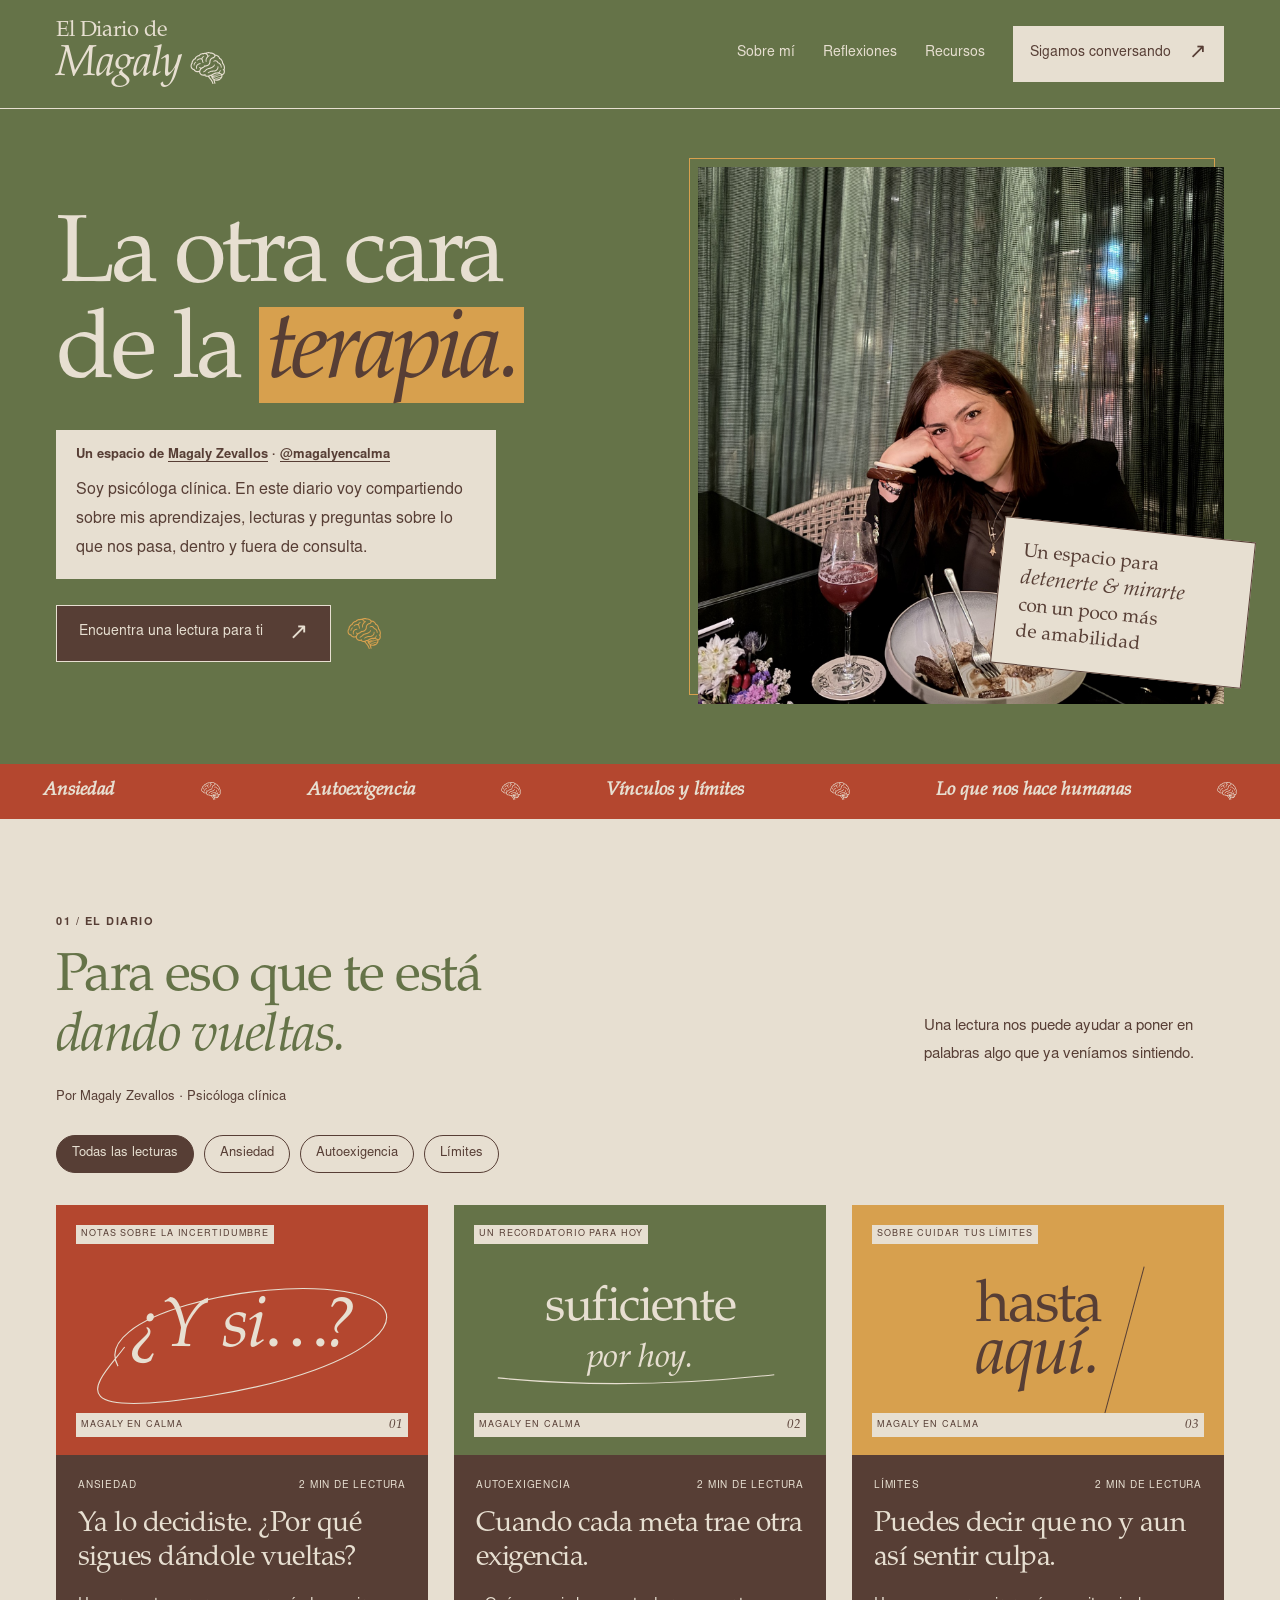
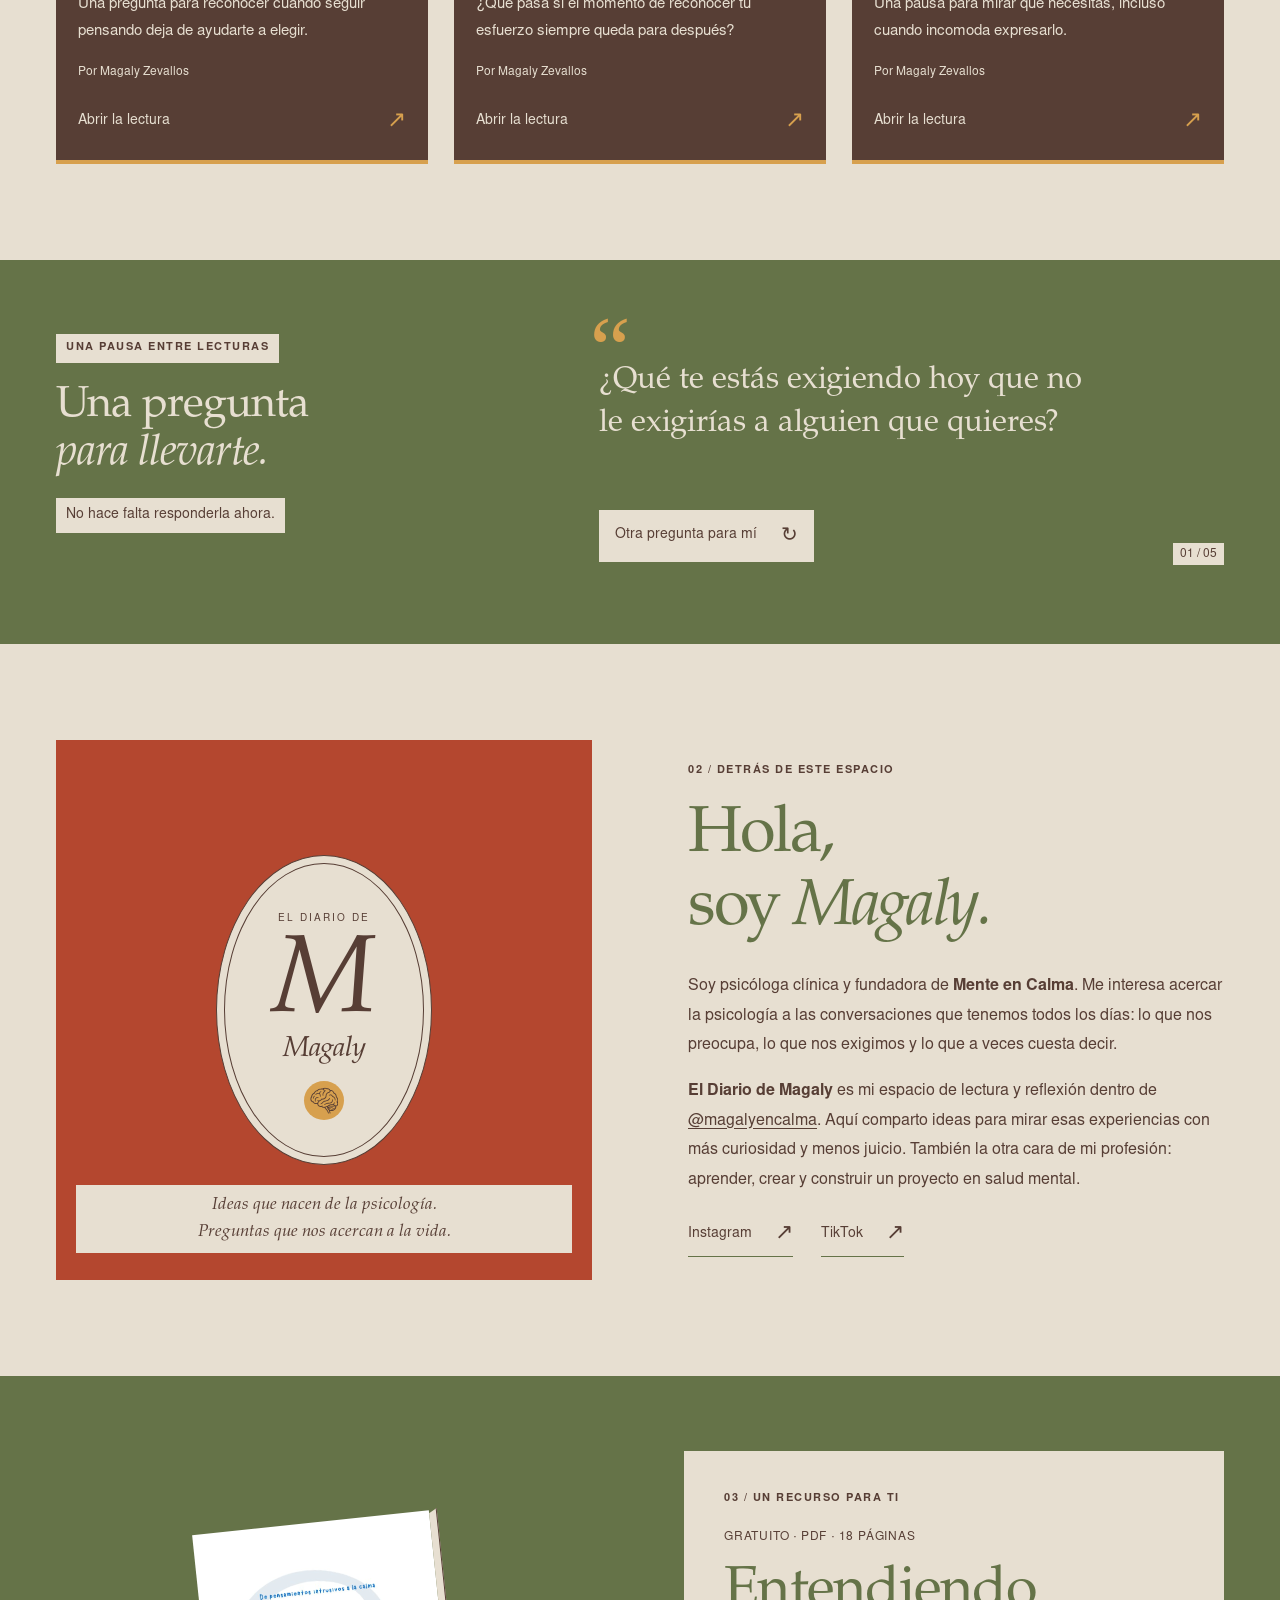
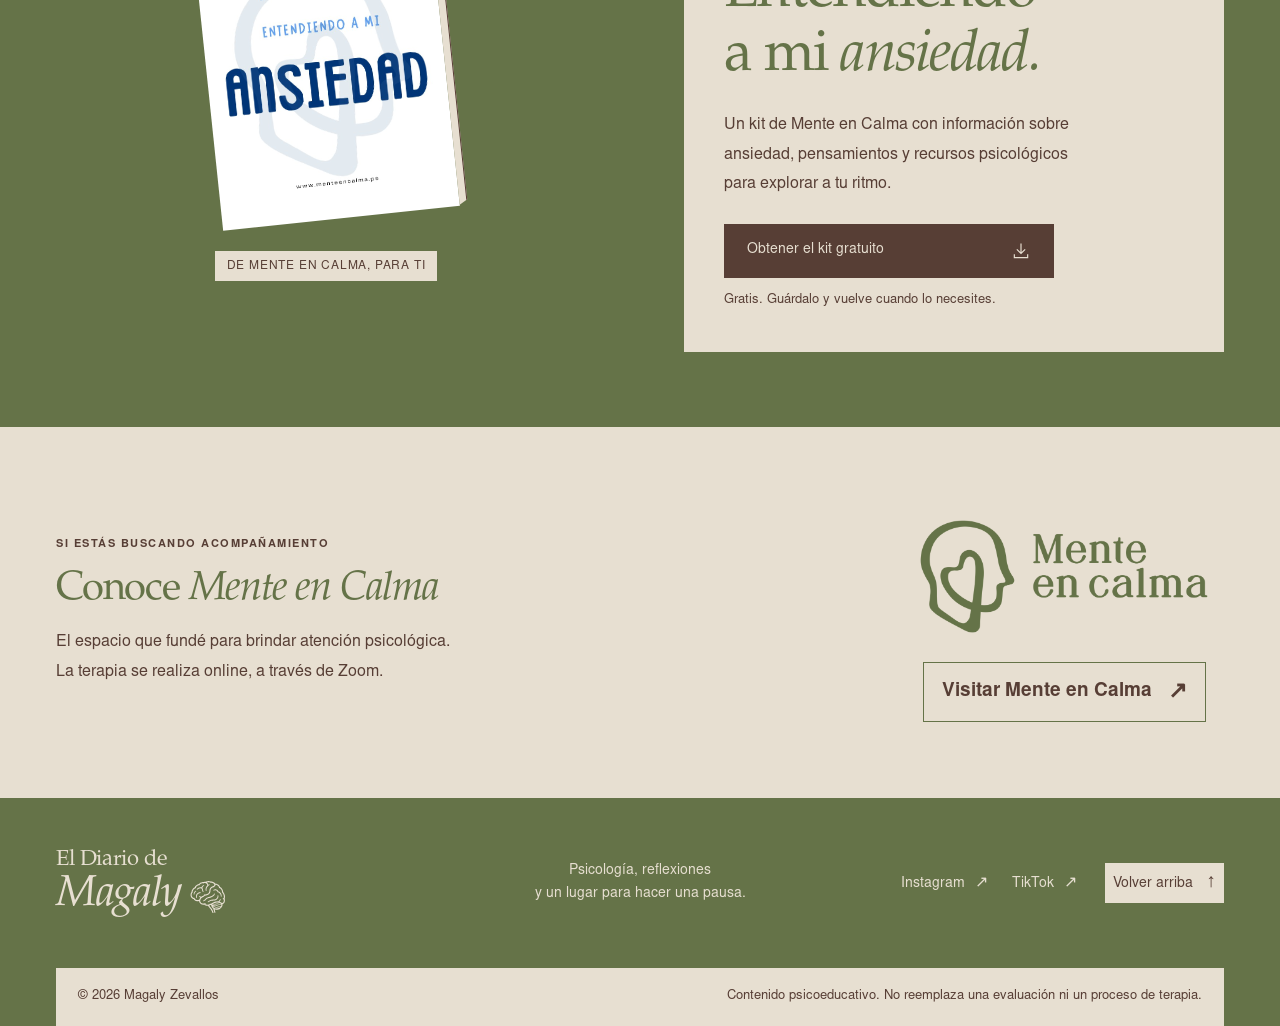
<file: index.html>
<!doctype html>
<html lang="es">
<head>
<meta charset="utf-8">
  <meta name="viewport" content="width=device-width, initial-scale=1">
  <meta name="theme-color" content="#657348">
  <meta name="author" content="Magaly Zevallos">
  <meta name="description" content="El espacio de lectura y reflexión de Magaly Zevallos, psicóloga clínica y fundadora de Mente en Calma. Ideas sobre ansiedad, autoexigencia y límites.">
  <meta property="og:title" content="El Diario de Magaly · Magaly en calma">
  <meta property="og:description" content="El espacio de lectura y reflexión de Magaly Zevallos, psicóloga clínica y fundadora de Mente en Calma. Ideas sobre ansiedad, autoexigencia y límites.">
  <meta property="og:type" content="website">
  <meta property="og:locale" content="es_PE">
  <meta property="og:url" content="https://magalyzevallosi-bit.github.io/el-diario-de-magaly/">
  <meta property="og:image" content="https://magalyzevallosi-bit.github.io/el-diario-de-magaly/assets/magaly-zevallos-portada.jpg">
  
  <link rel="canonical" href="https://magalyzevallosi-bit.github.io/el-diario-de-magaly/">
  <link rel="icon" href="assets/favicon.svg" type="image/svg+xml">
  <link rel="preload" href="assets/editorial-regular.woff" as="font" type="font/woff" crossorigin>
  <link rel="stylesheet" href="styles.css">
  <script src="app.js" defer></script>
  <script type="application/ld+json">{"@context":"https://schema.org","@type":"WebSite","name":"El Diario de Magaly","url":"https://magalyzevallosi-bit.github.io/el-diario-de-magaly/","author":{"@type":"Person","name":"Magaly Zevallos","jobTitle":"Psicóloga clínica","url":"https://magalyzevallosi-bit.github.io/el-diario-de-magaly/#sobre-mi","sameAs":["https://www.instagram.com/magalyencalma/","https://www.tiktok.com/@magalyencalma"]},"description":"El espacio de lectura y reflexión de Magaly Zevallos, psicóloga clínica y fundadora de Mente en Calma. Ideas sobre ansiedad, autoexigencia y límites.","inLanguage":"es-PE"}</script>
  <title>El Diario de Magaly · Magaly en calma</title>
</head>
<body>
  <a class="skip" href="#contenido">Ir al contenido</a>
  <header class="site-header-shell"><div class="site-header wrap">
    <a class="notebook-brand" href="#inicio" aria-label="El Diario de Magaly, inicio"><span class="notebook-wordmark"><span class="notebook-kicker">El Diario de</span><span class="notebook-name">Magaly</span></span><i class="brand-brain" aria-hidden="true"><svg class="brain-icon brain-contorno" viewBox="0 0 462 429" aria-hidden="true" focusable="false"><use href="assets/brain-contorno.svg#brain-contorno"></use></svg></i></a>
    <button class="menu-toggle" type="button" aria-expanded="false" aria-controls="navigation">Menú <span aria-hidden="true">☰</span></button>
    <nav id="navigation" aria-label="Navegación principal">
      <a href="#sobre-mi">Sobre mí</a>
      <a href="#reflexiones">Reflexiones</a>
      <a href="#recursos">Recursos</a>
      <a class="nav-social" href="https://www.instagram.com/magalyencalma/" target="_blank" rel="noopener noreferrer">Sigamos conversando <span aria-hidden="true">↗</span></a>
    </nav>
  </div></header>


  <main id="contenido">
    <section class="hero-section" id="inicio" aria-labelledby="hero-title"><div class="hero wrap">
      <div class="hero-copy">
        <h1 id="hero-title">La otra cara<br>de la <em>terapia.</em></h1>
        <div class="hero-intro"><p class="author-note">Un espacio de <a href="#sobre-mi">Magaly Zevallos</a> · <a href="https://www.instagram.com/magalyencalma/" target="_blank" rel="noopener noreferrer">@magalyencalma</a></p><p>Soy psicóloga clínica. En este diario voy compartiendo sobre mis aprendizajes, lecturas y preguntas sobre lo que nos pasa, dentro y fuera de consulta.</p></div>
        <div class="hero-actions"><a class="button button-dark" href="#reflexiones">Encuentra una lectura para ti <span aria-hidden="true">↗</span></a><span class="hero-action-brain" aria-hidden="true"><svg class="brain-icon brain-contorno" viewBox="0 0 462 429" aria-hidden="true" focusable="false"><use href="assets/brain-contorno.svg#brain-contorno"></use></svg></span></div>
      </div>
      <figure class="hero-visual">
        <div class="photo-frame"><img class="hero-photo" src="assets/magaly-zevallos-portada.jpg" alt="Magaly Zevallos, psicóloga clínica y fundadora de Mente en Calma" width="1536" height="2048" fetchpriority="high"></div>
        <div class="photo-note"><span>Un espacio para</span><em>detenerte &amp; mirarte</em><span>con un poco más</span><span>de amabilidad</span></div>
      </figure>
    </div></section>

    <div class="topic-strip" aria-label="Temas de este espacio">
      <div class="topic-window"><div class="topic-track"><div class="topic-group"><span>Ansiedad</span><i aria-hidden="true"><svg class="brain-icon brain-contorno" viewBox="0 0 462 429" aria-hidden="true" focusable="false"><use href="assets/brain-contorno.svg#brain-contorno"></use></svg></i><span>Autoexigencia</span><i aria-hidden="true"><svg class="brain-icon brain-contorno" viewBox="0 0 462 429" aria-hidden="true" focusable="false"><use href="assets/brain-contorno.svg#brain-contorno"></use></svg></i><span>Vínculos y límites</span><i aria-hidden="true"><svg class="brain-icon brain-contorno" viewBox="0 0 462 429" aria-hidden="true" focusable="false"><use href="assets/brain-contorno.svg#brain-contorno"></use></svg></i><span>Lo que nos hace humanas</span><i aria-hidden="true"><svg class="brain-icon brain-contorno" viewBox="0 0 462 429" aria-hidden="true" focusable="false"><use href="assets/brain-contorno.svg#brain-contorno"></use></svg></i></div><div class="topic-group" aria-hidden="true"><span>Ansiedad</span><i aria-hidden="true"><svg class="brain-icon brain-contorno" viewBox="0 0 462 429" aria-hidden="true" focusable="false"><use href="assets/brain-contorno.svg#brain-contorno"></use></svg></i><span>Autoexigencia</span><i aria-hidden="true"><svg class="brain-icon brain-contorno" viewBox="0 0 462 429" aria-hidden="true" focusable="false"><use href="assets/brain-contorno.svg#brain-contorno"></use></svg></i><span>Vínculos y límites</span><i aria-hidden="true"><svg class="brain-icon brain-contorno" viewBox="0 0 462 429" aria-hidden="true" focusable="false"><use href="assets/brain-contorno.svg#brain-contorno"></use></svg></i><span>Lo que nos hace humanas</span><i aria-hidden="true"><svg class="brain-icon brain-contorno" viewBox="0 0 462 429" aria-hidden="true" focusable="false"><use href="assets/brain-contorno.svg#brain-contorno"></use></svg></i></div></div></div>
    </div>

    <section class="readings section wrap" id="reflexiones" aria-labelledby="readings-title">
      <div class="section-top"><div><p class="eyebrow">01 / EL DIARIO</p><h2 id="readings-title">Para eso que te está<br><em>dando vueltas.</em></h2></div><p class="section-description">Una lectura nos puede ayudar a poner en palabras algo que ya veníamos sintiendo.</p></div>
      <p class="diary-author">Por Magaly Zevallos · Psicóloga clínica</p>
      <div class="filters" role="group" aria-label="Filtrar reflexiones por tema"><button type="button" class="active" data-filter="all" aria-pressed="true">Todas las lecturas</button><button type="button" data-filter="ansiedad" aria-pressed="false">Ansiedad</button><button type="button" data-filter="autoexigencia" aria-pressed="false">Autoexigencia</button><button type="button" data-filter="limites" aria-pressed="false">Límites</button></div>
      <p class="sr-only" id="filter-status" role="status">3 lecturas disponibles.</p>
      <div class="reading-grid">
<a class="reading-card" href="lecturas/ya-lo-decidiste/" data-category="ansiedad">
    <div class="reading-art art-doubt" aria-hidden="true"><span class="art-label">NOTAS SOBRE LA INCERTIDUMBRE</span><span class="doubt-word">¿Y si<span>…</span>?</span><svg viewbox="0 0 280 110"><path d="M24 58 C7 10 160 0 238 27 S254 101 104 99 S6 67 33 42"></path></svg><span class="art-bottom">MAGALY EN CALMA <i>01</i></span></div>
    <div class="reading-copy"><div class="card-meta"><span>ANSIEDAD</span><span>2 MIN DE LECTURA</span></div>
    <h3>Ya lo decidiste. ¿Por qué sigues dándole vueltas?</h3><p>Una pregunta para reconocer cuándo seguir pensando deja de ayudarte a elegir.</p>
    <p class="card-byline">Por Magaly Zevallos</p>
    <span class="read-link">Abrir la lectura <span aria-hidden="true">↗</span></span></div></a>
<a class="reading-card" href="lecturas/cuando-cada-meta-trae-otra-exigencia/" data-category="autoexigencia">
    <div class="reading-art art-enough" aria-hidden="true"><span class="art-label">UN RECORDATORIO PARA HOY</span><span class="enough-word">suficiente<span>por hoy.</span></span><svg viewbox="0 0 280 25"><path d="M10 12 Q131 24 267 9"></path></svg><span class="art-bottom">MAGALY EN CALMA <i>02</i></span></div>
    <div class="reading-copy"><div class="card-meta"><span>AUTOEXIGENCIA</span><span>2 MIN DE LECTURA</span></div>
    <h3>Cuando cada meta trae otra exigencia.</h3><p>¿Qué pasa si el momento de reconocer tu esfuerzo siempre queda para después?</p>
    <p class="card-byline">Por Magaly Zevallos</p>
    <span class="read-link">Abrir la lectura <span aria-hidden="true">↗</span></span></div></a>
<a class="reading-card" href="lecturas/decir-que-no-y-sentir-culpa/" data-category="limites">
    <div class="reading-art art-boundaries" aria-hidden="true"><span class="art-label">SOBRE CUIDAR TUS LÍMITES</span><span class="boundaries-word">hasta<br><em>aquí.</em></span><span class="boundary-line"></span><span class="art-bottom">MAGALY EN CALMA <i>03</i></span></div>
    <div class="reading-copy"><div class="card-meta"><span>LÍMITES</span><span>2 MIN DE LECTURA</span></div>
    <h3>Puedes decir que no y aun así sentir culpa.</h3><p>Una pausa para mirar qué necesitas, incluso cuando incomoda expresarlo.</p>
    <p class="card-byline">Por Magaly Zevallos</p>
    <span class="read-link">Abrir la lectura <span aria-hidden="true">↗</span></span></div></a>
      </div>
    </section>

    <section class="pause-section" aria-labelledby="pause-title"><div class="wrap pause-layout"><div class="pause-intro"><p class="eyebrow">UNA PAUSA ENTRE LECTURAS</p><h2 id="pause-title">Una pregunta<br><em>para llevarte.</em></h2><p>No hace falta responderla ahora.</p></div><div class="question-area"><span class="question-mark" aria-hidden="true">“</span><p class="pause-question" id="pause-question" aria-live="polite">¿Qué te estás exigiendo hoy que no le exigirías a alguien que quieres?</p><button class="text-button" id="another-question" type="button">Otra pregunta para mí <span aria-hidden="true">↻</span></button><span class="question-count" id="question-count">01 / 05</span></div></div></section>

    <section class="about section wrap" id="sobre-mi" aria-labelledby="about-title">
      <div class="about-portrait" aria-hidden="true"><div class="exlibris"><div class="seal-content"><span class="seal-top">EL DIARIO DE</span><span class="seal-m">M</span><span class="seal-name">Magaly</span><span class="seal-star"><svg class="brain-icon brain-contorno" viewBox="0 0 462 429" aria-hidden="true" focusable="false"><use href="assets/brain-contorno.svg#brain-contorno"></use></svg></span></div></div><p>Ideas que nacen de la psicología.<br>Preguntas que nos acercan a la vida.</p></div>
      <div class="about-copy"><p class="eyebrow">02 / DETRÁS DE ESTE ESPACIO</p><h2 id="about-title">Hola,<br>soy <em>Magaly.</em></h2><p>Soy psicóloga clínica y fundadora de <strong>Mente en Calma</strong>. Me interesa acercar la psicología a las conversaciones que tenemos todos los días: lo que nos preocupa, lo que nos exigimos y lo que a veces cuesta decir.</p><p><strong>El Diario de Magaly</strong> es mi espacio de lectura y reflexión dentro de <a class="inline-link" href="https://www.instagram.com/magalyencalma/" target="_blank" rel="noopener noreferrer">@magalyencalma</a>. Aquí comparto ideas para mirar esas experiencias con más curiosidad y menos juicio. También la otra cara de mi profesión: aprender, crear y construir un proyecto en salud mental.</p><nav class="about-social-links" aria-label="Conversa con Magaly en redes sociales"><a class="underlined-link" href="https://www.instagram.com/magalyencalma/" target="_blank" rel="noopener noreferrer" aria-label="Instagram de Magaly en calma">Instagram <span aria-hidden="true">↗</span></a><a class="underlined-link" href="https://www.tiktok.com/@magalyencalma" target="_blank" rel="noopener noreferrer" aria-label="TikTok de Magaly en calma">TikTok <span aria-hidden="true">↗</span></a></nav></div>
    </section>

    <section class="resources-section" id="recursos" aria-labelledby="resource-title"><div class="wrap resource-layout"><div class="resource-visual"><a class="pdf-book" href="https://menteencalmape.systeme.io/guia-ansiedad" target="_blank" rel="noopener noreferrer" aria-label="Acceder al kit gratuito Entendiendo a mi ansiedad"><img src="assets/kit-ansiedad-portada.jpg" alt="Portada del kit Entendiendo a mi ansiedad, de Mente en Calma" width="700" height="900" loading="lazy"></a><span class="resource-caption">DE MENTE EN CALMA, PARA TI</span></div><div class="resource-copy"><p class="eyebrow">03 / UN RECURSO PARA TI</p><span class="resource-tag">GRATUITO · PDF · 18 PÁGINAS</span><h2 id="resource-title">Entendiendo<br>a mi <em>ansiedad.</em></h2><p>Un kit de Mente en Calma con información sobre ansiedad, pensamientos y recursos psicológicos para explorar a tu ritmo.</p><a class="button button-dark" href="https://menteencalmape.systeme.io/guia-ansiedad" target="_blank" rel="noopener noreferrer">Obtener el kit gratuito <svg viewBox="0 0 24 24" aria-hidden="true"><path d="M12 3v12m-5-5 5 5 5-5M4 16v4h16v-4"/></svg></a><p class="download-note">Gratis. Guárdalo y vuelve cuando lo necesites.</p></div></div></section>

    <section class="therapy wrap" aria-labelledby="therapy-title"><div><p class="eyebrow">SI ESTÁS BUSCANDO ACOMPAÑAMIENTO</p><h2 id="therapy-title">Conoce <em>Mente en Calma</em></h2><p>El espacio que fundé para brindar atención psicológica.<br>La terapia se realiza online, a través de Zoom.</p></div><div class="therapy-identity"><span class="therapy-logo" role="img" aria-label="Mente en Calma"></span><a class="button button-outline" href="https://www.menteencalma.pe/" target="_blank" rel="noopener noreferrer">Visitar Mente en Calma <span aria-hidden="true">↗</span></a></div></section>
  </main>

  <footer class="site-footer"><div class="wrap footer-top"><a class="notebook-brand" href="#inicio" aria-label="El Diario de Magaly, inicio"><span class="notebook-wordmark"><span class="notebook-kicker">El Diario de</span><span class="notebook-name">Magaly</span></span><i class="brand-brain" aria-hidden="true"><svg class="brain-icon brain-contorno" viewBox="0 0 462 429" aria-hidden="true" focusable="false"><use href="assets/brain-contorno.svg#brain-contorno"></use></svg></i></a><p>Psicología, reflexiones<br>y un lugar para hacer una pausa.</p><div class="footer-actions"><nav class="footer-social-links" aria-label="Redes sociales de Magaly en calma"><a class="footer-social-link" href="https://www.instagram.com/magalyencalma/" target="_blank" rel="noopener noreferrer">Instagram <span aria-hidden="true">↗</span></a><a class="footer-social-link" href="https://www.tiktok.com/@magalyencalma" target="_blank" rel="noopener noreferrer">TikTok <span aria-hidden="true">↗</span></a></nav><a class="back-top" href="#contenido">Volver arriba <span aria-hidden="true">↑</span></a></div></div><div class="wrap footer-bottom"><p>© <span id="year">2026</span> Magaly Zevallos</p><p>Contenido psicoeducativo. No reemplaza una evaluación ni un proceso de terapia.</p></div></footer>

  <noscript><p class="noscript-message">Puedes leer todas las entradas y acceder al kit gratuito. Activa JavaScript para filtrar lecturas y cambiar la pregunta del día.</p></noscript>
</body>
</html>
</file>
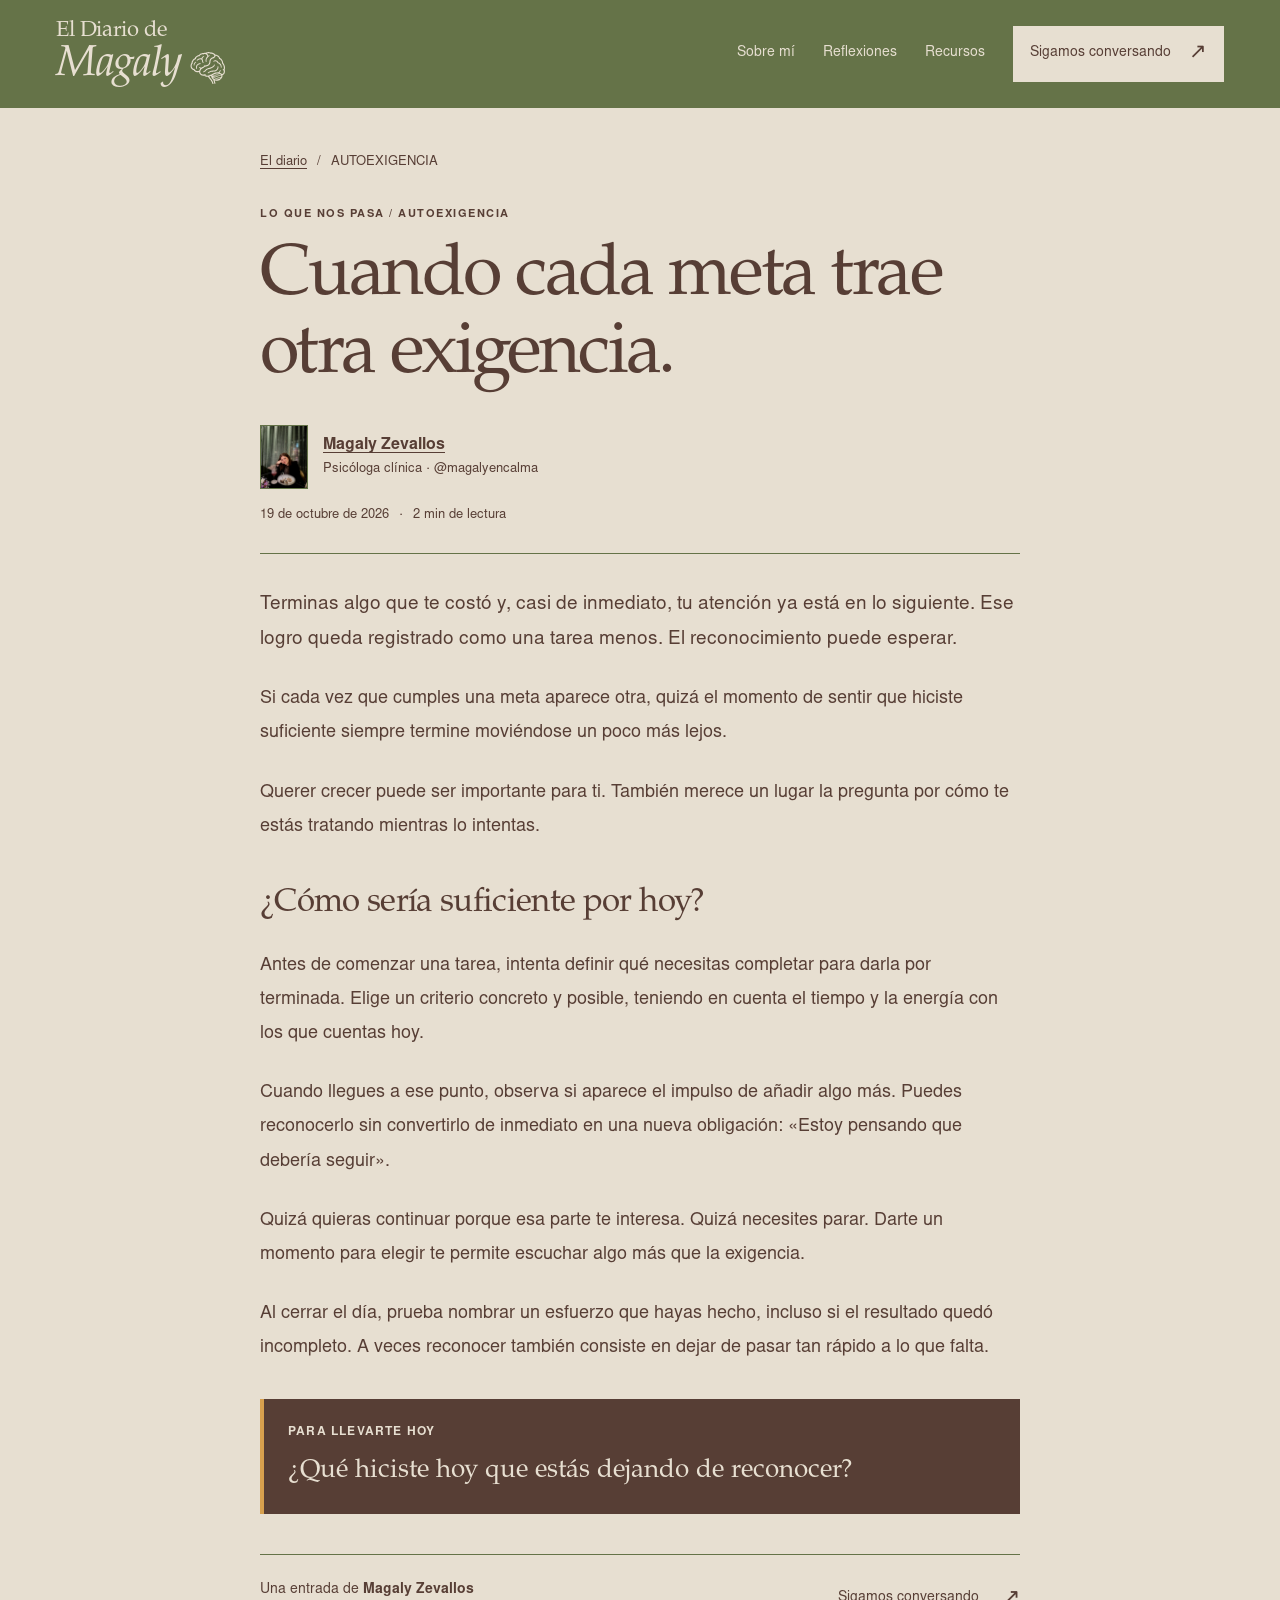
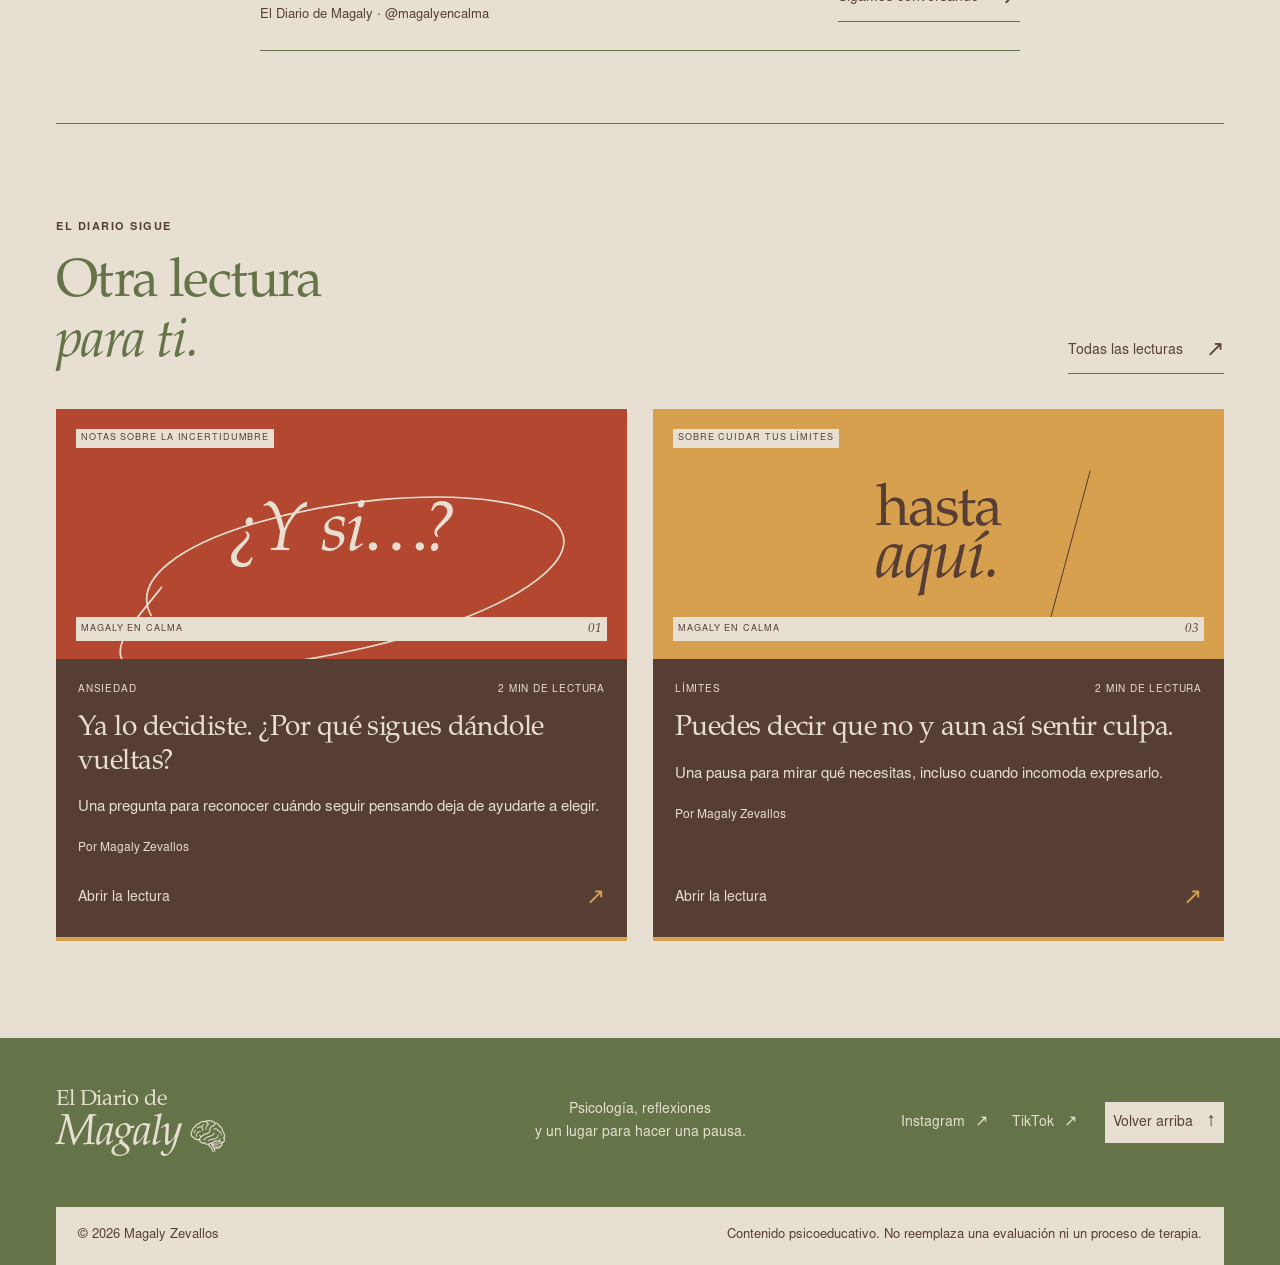
<file: lecturas/cuando-cada-meta-trae-otra-exigencia/index.html>
<!doctype html>
<html lang="es"><head><meta charset="utf-8">
  <meta name="viewport" content="width=device-width, initial-scale=1">
  <meta name="theme-color" content="#657348">
  <meta name="author" content="Magaly Zevallos">
  <meta name="description" content="¿Qué pasa si el momento de reconocer tu esfuerzo siempre queda para después?">
  <meta property="og:title" content="Cuando cada meta trae otra exigencia. · El Diario de Magaly">
  <meta property="og:description" content="¿Qué pasa si el momento de reconocer tu esfuerzo siempre queda para después?">
  <meta property="og:type" content="article">
  <meta property="og:locale" content="es_PE">
  <meta property="og:url" content="https://magalyzevallosi-bit.github.io/el-diario-de-magaly/lecturas/cuando-cada-meta-trae-otra-exigencia/">
  <meta property="og:image" content="https://magalyzevallosi-bit.github.io/el-diario-de-magaly/assets/magaly-zevallos-portada.jpg">
  <meta property="article:published_time" content="2026-10-19">
  <link rel="canonical" href="https://magalyzevallosi-bit.github.io/el-diario-de-magaly/lecturas/cuando-cada-meta-trae-otra-exigencia/">
  <link rel="icon" href="../../assets/favicon.svg" type="image/svg+xml">
  <link rel="preload" href="../../assets/editorial-regular.woff" as="font" type="font/woff" crossorigin>
  <link rel="stylesheet" href="../../styles.css">
  <script src="../../app.js" defer></script>
  <script type="application/ld+json">{"@context":"https://schema.org","@type":"Article","headline":"Cuando cada meta trae otra exigencia.","description":"¿Qué pasa si el momento de reconocer tu esfuerzo siempre queda para después?","author":{"@type":"Person","name":"Magaly Zevallos","jobTitle":"Psicóloga clínica","url":"https://magalyzevallosi-bit.github.io/el-diario-de-magaly/#sobre-mi","sameAs":["https://www.instagram.com/magalyencalma/","https://www.tiktok.com/@magalyencalma"]},"datePublished":"2026-10-19","mainEntityOfPage":"https://magalyzevallosi-bit.github.io/el-diario-de-magaly/lecturas/cuando-cada-meta-trae-otra-exigencia/","image":"https://magalyzevallosi-bit.github.io/el-diario-de-magaly/assets/magaly-zevallos-portada.jpg","inLanguage":"es-PE"}</script>
  <title>Cuando cada meta trae otra exigencia. · El Diario de Magaly</title></head>
<body class="entry-page"><a class="skip" href="#contenido">Ir a la lectura</a>
<header class="site-header-shell"><div class="site-header wrap">
    <a class="notebook-brand" href="../../#inicio" aria-label="El Diario de Magaly, inicio"><span class="notebook-wordmark"><span class="notebook-kicker">El Diario de</span><span class="notebook-name">Magaly</span></span><i class="brand-brain" aria-hidden="true"><svg class="brain-icon brain-contorno" viewBox="0 0 462 429" aria-hidden="true" focusable="false"><use href="../../assets/brain-contorno.svg#brain-contorno"></use></svg></i></a>
    <button class="menu-toggle" type="button" aria-expanded="false" aria-controls="navigation">Menú <span aria-hidden="true">☰</span></button>
    <nav id="navigation" aria-label="Navegación principal">
      <a href="../../#sobre-mi">Sobre mí</a>
      <a href="../../#reflexiones">Reflexiones</a>
      <a href="../../#recursos">Recursos</a>
      <a class="nav-social" href="https://www.instagram.com/magalyencalma/" target="_blank" rel="noopener noreferrer">Sigamos conversando <span aria-hidden="true">↗</span></a>
    </nav>
  </div></header>

<main id="contenido">
  <div class="entry-shell">
    <nav class="breadcrumbs" aria-label="Ruta de navegación"><a href="../../#reflexiones">El diario</a><span aria-hidden="true">/</span><span>AUTOEXIGENCIA</span></nav>
    <article aria-labelledby="entry-title">
      <header class="entry-header"><p class="eyebrow">LO QUE NOS PASA / AUTOEXIGENCIA</p><h1 id="entry-title">Cuando cada meta trae otra exigencia.</h1>
        <div class="entry-author"><img src="../../assets/magaly-zevallos-portada.jpg" alt="" width="64" height="64"><p><a href="../../#sobre-mi">Magaly Zevallos</a><span>Psicóloga clínica · @magalyencalma</span></p></div>
        <p class="entry-meta"><time datetime="2026-10-19">19 de octubre de 2026</time><span aria-hidden="true">·</span><span>2 min de lectura</span></p>
      </header>
      <div class="entry-body"><p>Terminas algo que te costó y, casi de inmediato, tu atención ya está en lo siguiente. Ese logro queda registrado como una tarea menos. El reconocimiento puede esperar.</p><p>Si cada vez que cumples una meta aparece otra, quizá el momento de sentir que hiciste suficiente siempre termine moviéndose un poco más lejos.</p><p>Querer crecer puede ser importante para ti. También merece un lugar la pregunta por cómo te estás tratando mientras lo intentas.</p><h2>¿Cómo sería suficiente por hoy?</h2><p>Antes de comenzar una tarea, intenta definir qué necesitas completar para darla por terminada. Elige un criterio concreto y posible, teniendo en cuenta el tiempo y la energía con los que cuentas hoy.</p><p>Cuando llegues a ese punto, observa si aparece el impulso de añadir algo más. Puedes reconocerlo sin convertirlo de inmediato en una nueva obligación: «Estoy pensando que debería seguir».</p><p>Quizá quieras continuar porque esa parte te interesa. Quizá necesites parar. Darte un momento para elegir te permite escuchar algo más que la exigencia.</p><p>Al cerrar el día, prueba nombrar un esfuerzo que hayas hecho, incluso si el resultado quedó incompleto. A veces reconocer también consiste en dejar de pasar tan rápido a lo que falta.</p><div class="article-prompt"><span>PARA LLEVARTE HOY</span>¿Qué hiciste hoy que estás dejando de reconocer?</div></div>
      <footer class="entry-signature"><p>Una entrada de <strong>Magaly Zevallos</strong><span>El Diario de Magaly · @magalyencalma</span></p><a class="underlined-link" href="https://www.instagram.com/magalyencalma/" target="_blank" rel="noopener noreferrer">Sigamos conversando <span aria-hidden="true">↗</span></a></footer>
    </article>
  </div>
  <section class="related-readings section wrap" aria-labelledby="related-title"><div class="section-top"><div><p class="eyebrow">EL DIARIO SIGUE</p><h2 id="related-title">Otra lectura<br><em>para ti.</em></h2></div><a class="underlined-link" href="../../#reflexiones">Todas las lecturas <span aria-hidden="true">↗</span></a></div><div class="reading-grid related-grid"><a class="reading-card related-card" href="../../lecturas/ya-lo-decidiste/">
    <div class="reading-art art-doubt" aria-hidden="true"><span class="art-label">NOTAS SOBRE LA INCERTIDUMBRE</span><span class="doubt-word">¿Y si<span>…</span>?</span><svg viewbox="0 0 280 110"><path d="M24 58 C7 10 160 0 238 27 S254 101 104 99 S6 67 33 42"></path></svg><span class="art-bottom">MAGALY EN CALMA <i>01</i></span></div>
    <div class="reading-copy"><div class="card-meta"><span>ANSIEDAD</span><span>2 MIN DE LECTURA</span></div>
    <h3>Ya lo decidiste. ¿Por qué sigues dándole vueltas?</h3><p>Una pregunta para reconocer cuándo seguir pensando deja de ayudarte a elegir.</p>
    <p class="card-byline">Por Magaly Zevallos</p>
    <span class="read-link">Abrir la lectura <span aria-hidden="true">↗</span></span></div></a>
<a class="reading-card related-card" href="../../lecturas/decir-que-no-y-sentir-culpa/">
    <div class="reading-art art-boundaries" aria-hidden="true"><span class="art-label">SOBRE CUIDAR TUS LÍMITES</span><span class="boundaries-word">hasta<br><em>aquí.</em></span><span class="boundary-line"></span><span class="art-bottom">MAGALY EN CALMA <i>03</i></span></div>
    <div class="reading-copy"><div class="card-meta"><span>LÍMITES</span><span>2 MIN DE LECTURA</span></div>
    <h3>Puedes decir que no y aun así sentir culpa.</h3><p>Una pausa para mirar qué necesitas, incluso cuando incomoda expresarlo.</p>
    <p class="card-byline">Por Magaly Zevallos</p>
    <span class="read-link">Abrir la lectura <span aria-hidden="true">↗</span></span></div></a></div></section>
</main>
<footer class="site-footer"><div class="wrap footer-top"><a class="notebook-brand" href="../../#inicio" aria-label="El Diario de Magaly, inicio"><span class="notebook-wordmark"><span class="notebook-kicker">El Diario de</span><span class="notebook-name">Magaly</span></span><i class="brand-brain" aria-hidden="true"><svg class="brain-icon brain-contorno" viewBox="0 0 462 429" aria-hidden="true" focusable="false"><use href="../../assets/brain-contorno.svg#brain-contorno"></use></svg></i></a><p>Psicología, reflexiones<br>y un lugar para hacer una pausa.</p><div class="footer-actions"><nav class="footer-social-links" aria-label="Redes sociales de Magaly en calma"><a class="footer-social-link" href="https://www.instagram.com/magalyencalma/" target="_blank" rel="noopener noreferrer">Instagram <span aria-hidden="true">↗</span></a><a class="footer-social-link" href="https://www.tiktok.com/@magalyencalma" target="_blank" rel="noopener noreferrer">TikTok <span aria-hidden="true">↗</span></a></nav><a class="back-top" href="#contenido">Volver arriba <span aria-hidden="true">↑</span></a></div></div><div class="wrap footer-bottom"><p>© <span id="year">2026</span> Magaly Zevallos</p><p>Contenido psicoeducativo. No reemplaza una evaluación ni un proceso de terapia.</p></div></footer>

</body></html>
</file>
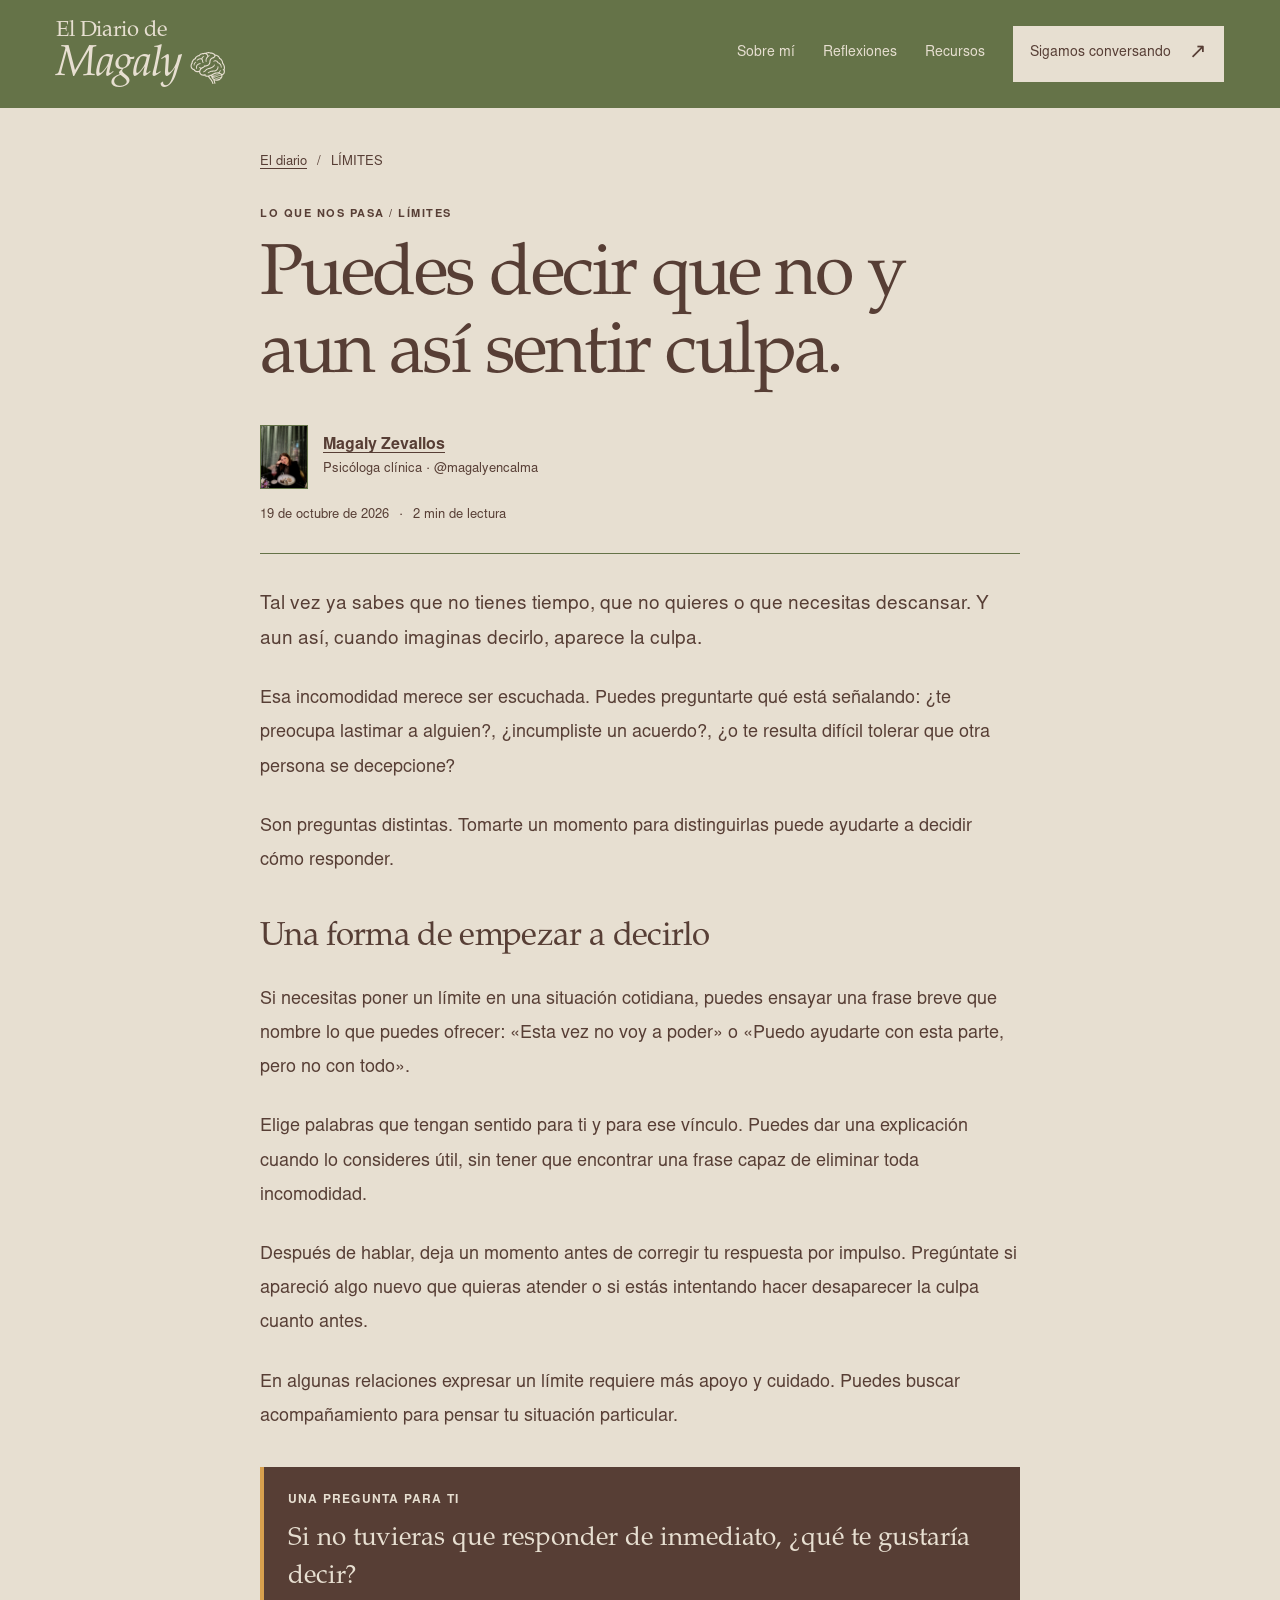
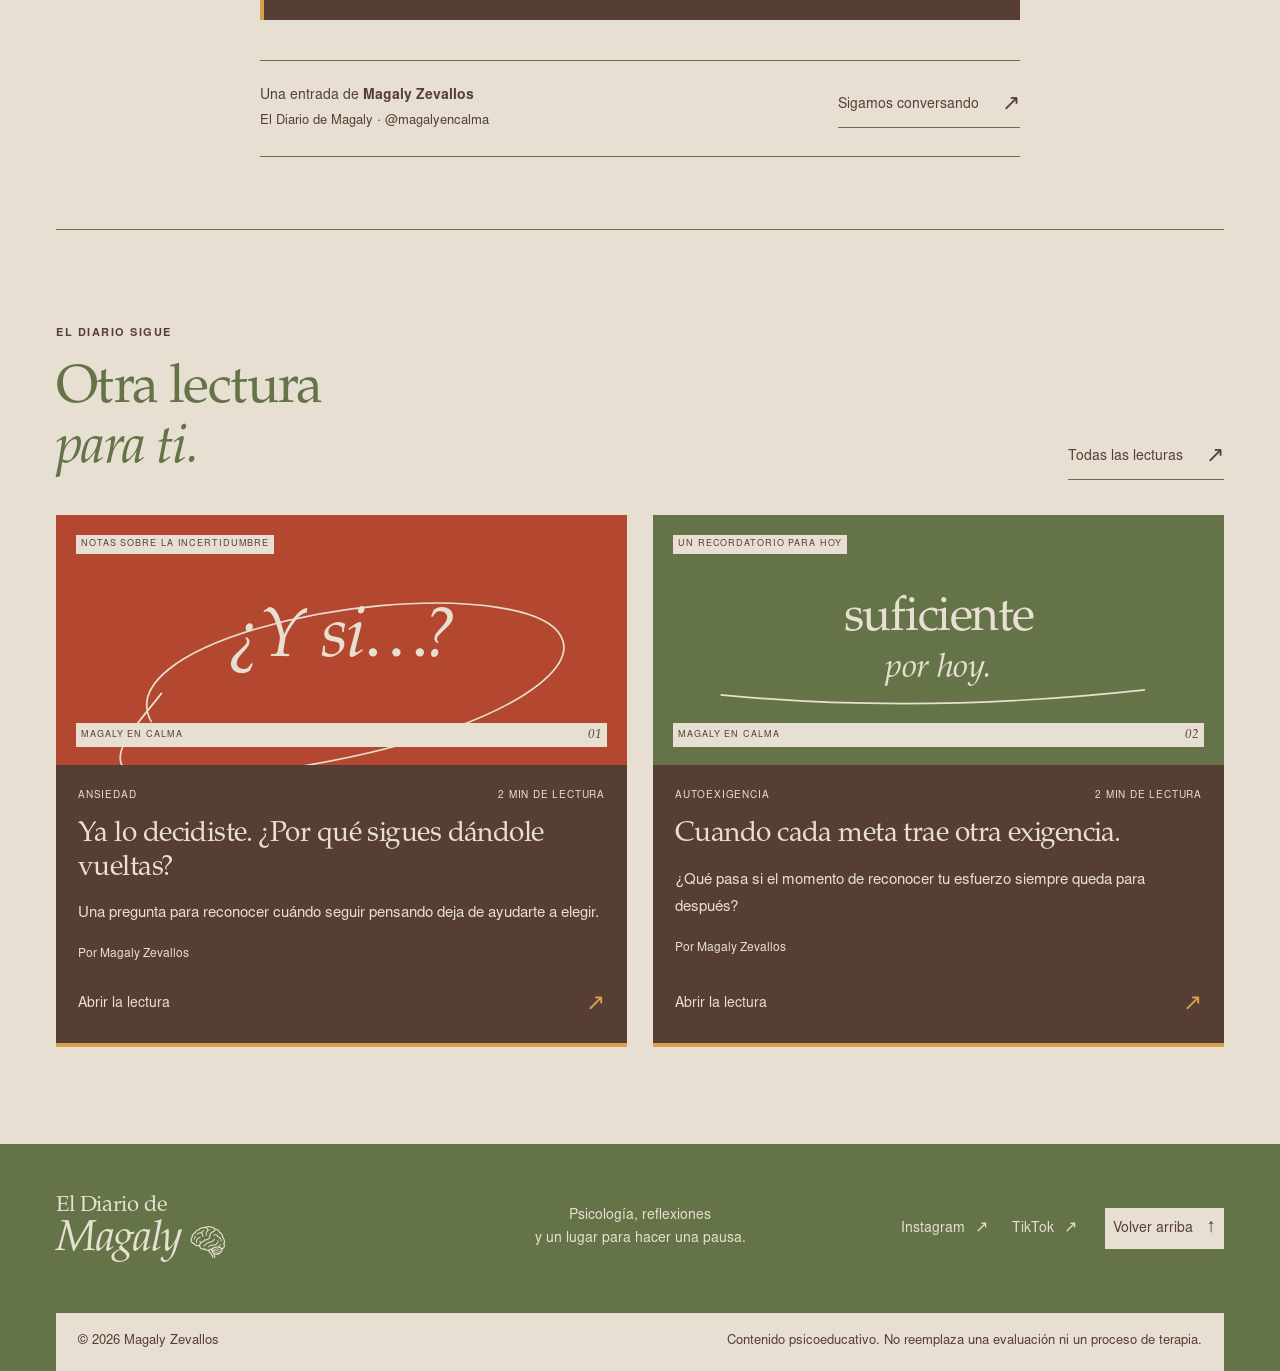
<file: lecturas/decir-que-no-y-sentir-culpa/index.html>
<!doctype html>
<html lang="es"><head><meta charset="utf-8">
  <meta name="viewport" content="width=device-width, initial-scale=1">
  <meta name="theme-color" content="#657348">
  <meta name="author" content="Magaly Zevallos">
  <meta name="description" content="Una pausa para mirar qué necesitas, incluso cuando incomoda expresarlo.">
  <meta property="og:title" content="Puedes decir que no y aun así sentir culpa. · El Diario de Magaly">
  <meta property="og:description" content="Una pausa para mirar qué necesitas, incluso cuando incomoda expresarlo.">
  <meta property="og:type" content="article">
  <meta property="og:locale" content="es_PE">
  <meta property="og:url" content="https://magalyzevallosi-bit.github.io/el-diario-de-magaly/lecturas/decir-que-no-y-sentir-culpa/">
  <meta property="og:image" content="https://magalyzevallosi-bit.github.io/el-diario-de-magaly/assets/magaly-zevallos-portada.jpg">
  <meta property="article:published_time" content="2026-10-19">
  <link rel="canonical" href="https://magalyzevallosi-bit.github.io/el-diario-de-magaly/lecturas/decir-que-no-y-sentir-culpa/">
  <link rel="icon" href="../../assets/favicon.svg" type="image/svg+xml">
  <link rel="preload" href="../../assets/editorial-regular.woff" as="font" type="font/woff" crossorigin>
  <link rel="stylesheet" href="../../styles.css">
  <script src="../../app.js" defer></script>
  <script type="application/ld+json">{"@context":"https://schema.org","@type":"Article","headline":"Puedes decir que no y aun así sentir culpa.","description":"Una pausa para mirar qué necesitas, incluso cuando incomoda expresarlo.","author":{"@type":"Person","name":"Magaly Zevallos","jobTitle":"Psicóloga clínica","url":"https://magalyzevallosi-bit.github.io/el-diario-de-magaly/#sobre-mi","sameAs":["https://www.instagram.com/magalyencalma/","https://www.tiktok.com/@magalyencalma"]},"datePublished":"2026-10-19","mainEntityOfPage":"https://magalyzevallosi-bit.github.io/el-diario-de-magaly/lecturas/decir-que-no-y-sentir-culpa/","image":"https://magalyzevallosi-bit.github.io/el-diario-de-magaly/assets/magaly-zevallos-portada.jpg","inLanguage":"es-PE"}</script>
  <title>Puedes decir que no y aun así sentir culpa. · El Diario de Magaly</title></head>
<body class="entry-page"><a class="skip" href="#contenido">Ir a la lectura</a>
<header class="site-header-shell"><div class="site-header wrap">
    <a class="notebook-brand" href="../../#inicio" aria-label="El Diario de Magaly, inicio"><span class="notebook-wordmark"><span class="notebook-kicker">El Diario de</span><span class="notebook-name">Magaly</span></span><i class="brand-brain" aria-hidden="true"><svg class="brain-icon brain-contorno" viewBox="0 0 462 429" aria-hidden="true" focusable="false"><use href="../../assets/brain-contorno.svg#brain-contorno"></use></svg></i></a>
    <button class="menu-toggle" type="button" aria-expanded="false" aria-controls="navigation">Menú <span aria-hidden="true">☰</span></button>
    <nav id="navigation" aria-label="Navegación principal">
      <a href="../../#sobre-mi">Sobre mí</a>
      <a href="../../#reflexiones">Reflexiones</a>
      <a href="../../#recursos">Recursos</a>
      <a class="nav-social" href="https://www.instagram.com/magalyencalma/" target="_blank" rel="noopener noreferrer">Sigamos conversando <span aria-hidden="true">↗</span></a>
    </nav>
  </div></header>

<main id="contenido">
  <div class="entry-shell">
    <nav class="breadcrumbs" aria-label="Ruta de navegación"><a href="../../#reflexiones">El diario</a><span aria-hidden="true">/</span><span>LÍMITES</span></nav>
    <article aria-labelledby="entry-title">
      <header class="entry-header"><p class="eyebrow">LO QUE NOS PASA / LÍMITES</p><h1 id="entry-title">Puedes decir que no y aun así sentir culpa.</h1>
        <div class="entry-author"><img src="../../assets/magaly-zevallos-portada.jpg" alt="" width="64" height="64"><p><a href="../../#sobre-mi">Magaly Zevallos</a><span>Psicóloga clínica · @magalyencalma</span></p></div>
        <p class="entry-meta"><time datetime="2026-10-19">19 de octubre de 2026</time><span aria-hidden="true">·</span><span>2 min de lectura</span></p>
      </header>
      <div class="entry-body"><p>Tal vez ya sabes que no tienes tiempo, que no quieres o que necesitas descansar. Y aun así, cuando imaginas decirlo, aparece la culpa.</p><p>Esa incomodidad merece ser escuchada. Puedes preguntarte qué está señalando: ¿te preocupa lastimar a alguien?, ¿incumpliste un acuerdo?, ¿o te resulta difícil tolerar que otra persona se decepcione?</p><p>Son preguntas distintas. Tomarte un momento para distinguirlas puede ayudarte a decidir cómo responder.</p><h2>Una forma de empezar a decirlo</h2><p>Si necesitas poner un límite en una situación cotidiana, puedes ensayar una frase breve que nombre lo que puedes ofrecer: «Esta vez no voy a poder» o «Puedo ayudarte con esta parte, pero no con todo».</p><p>Elige palabras que tengan sentido para ti y para ese vínculo. Puedes dar una explicación cuando lo consideres útil, sin tener que encontrar una frase capaz de eliminar toda incomodidad.</p><p>Después de hablar, deja un momento antes de corregir tu respuesta por impulso. Pregúntate si apareció algo nuevo que quieras atender o si estás intentando hacer desaparecer la culpa cuanto antes.</p><p>En algunas relaciones expresar un límite requiere más apoyo y cuidado. Puedes buscar acompañamiento para pensar tu situación particular.</p><div class="article-prompt"><span>UNA PREGUNTA PARA TI</span>Si no tuvieras que responder de inmediato, ¿qué te gustaría decir?</div></div>
      <footer class="entry-signature"><p>Una entrada de <strong>Magaly Zevallos</strong><span>El Diario de Magaly · @magalyencalma</span></p><a class="underlined-link" href="https://www.instagram.com/magalyencalma/" target="_blank" rel="noopener noreferrer">Sigamos conversando <span aria-hidden="true">↗</span></a></footer>
    </article>
  </div>
  <section class="related-readings section wrap" aria-labelledby="related-title"><div class="section-top"><div><p class="eyebrow">EL DIARIO SIGUE</p><h2 id="related-title">Otra lectura<br><em>para ti.</em></h2></div><a class="underlined-link" href="../../#reflexiones">Todas las lecturas <span aria-hidden="true">↗</span></a></div><div class="reading-grid related-grid"><a class="reading-card related-card" href="../../lecturas/ya-lo-decidiste/">
    <div class="reading-art art-doubt" aria-hidden="true"><span class="art-label">NOTAS SOBRE LA INCERTIDUMBRE</span><span class="doubt-word">¿Y si<span>…</span>?</span><svg viewbox="0 0 280 110"><path d="M24 58 C7 10 160 0 238 27 S254 101 104 99 S6 67 33 42"></path></svg><span class="art-bottom">MAGALY EN CALMA <i>01</i></span></div>
    <div class="reading-copy"><div class="card-meta"><span>ANSIEDAD</span><span>2 MIN DE LECTURA</span></div>
    <h3>Ya lo decidiste. ¿Por qué sigues dándole vueltas?</h3><p>Una pregunta para reconocer cuándo seguir pensando deja de ayudarte a elegir.</p>
    <p class="card-byline">Por Magaly Zevallos</p>
    <span class="read-link">Abrir la lectura <span aria-hidden="true">↗</span></span></div></a>
<a class="reading-card related-card" href="../../lecturas/cuando-cada-meta-trae-otra-exigencia/">
    <div class="reading-art art-enough" aria-hidden="true"><span class="art-label">UN RECORDATORIO PARA HOY</span><span class="enough-word">suficiente<span>por hoy.</span></span><svg viewbox="0 0 280 25"><path d="M10 12 Q131 24 267 9"></path></svg><span class="art-bottom">MAGALY EN CALMA <i>02</i></span></div>
    <div class="reading-copy"><div class="card-meta"><span>AUTOEXIGENCIA</span><span>2 MIN DE LECTURA</span></div>
    <h3>Cuando cada meta trae otra exigencia.</h3><p>¿Qué pasa si el momento de reconocer tu esfuerzo siempre queda para después?</p>
    <p class="card-byline">Por Magaly Zevallos</p>
    <span class="read-link">Abrir la lectura <span aria-hidden="true">↗</span></span></div></a></div></section>
</main>
<footer class="site-footer"><div class="wrap footer-top"><a class="notebook-brand" href="../../#inicio" aria-label="El Diario de Magaly, inicio"><span class="notebook-wordmark"><span class="notebook-kicker">El Diario de</span><span class="notebook-name">Magaly</span></span><i class="brand-brain" aria-hidden="true"><svg class="brain-icon brain-contorno" viewBox="0 0 462 429" aria-hidden="true" focusable="false"><use href="../../assets/brain-contorno.svg#brain-contorno"></use></svg></i></a><p>Psicología, reflexiones<br>y un lugar para hacer una pausa.</p><div class="footer-actions"><nav class="footer-social-links" aria-label="Redes sociales de Magaly en calma"><a class="footer-social-link" href="https://www.instagram.com/magalyencalma/" target="_blank" rel="noopener noreferrer">Instagram <span aria-hidden="true">↗</span></a><a class="footer-social-link" href="https://www.tiktok.com/@magalyencalma" target="_blank" rel="noopener noreferrer">TikTok <span aria-hidden="true">↗</span></a></nav><a class="back-top" href="#contenido">Volver arriba <span aria-hidden="true">↑</span></a></div></div><div class="wrap footer-bottom"><p>© <span id="year">2026</span> Magaly Zevallos</p><p>Contenido psicoeducativo. No reemplaza una evaluación ni un proceso de terapia.</p></div></footer>

</body></html>
</file>
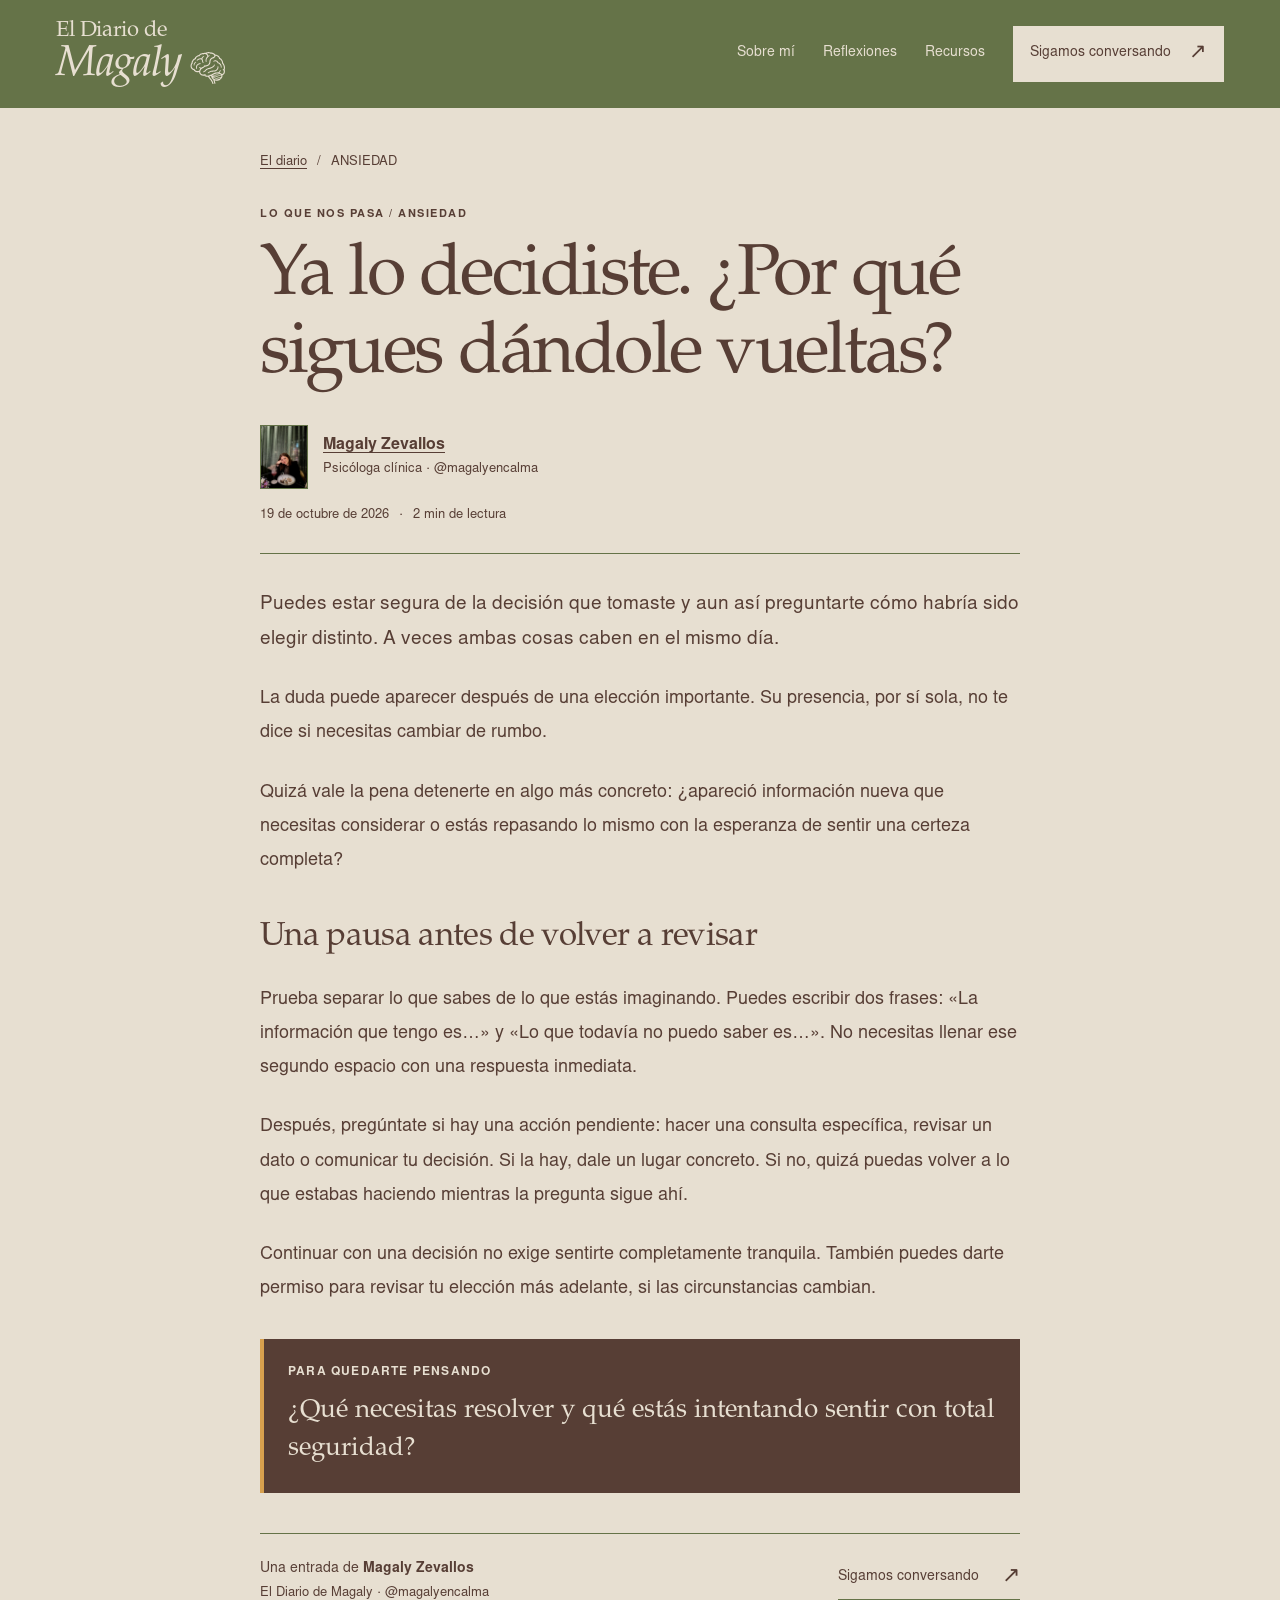
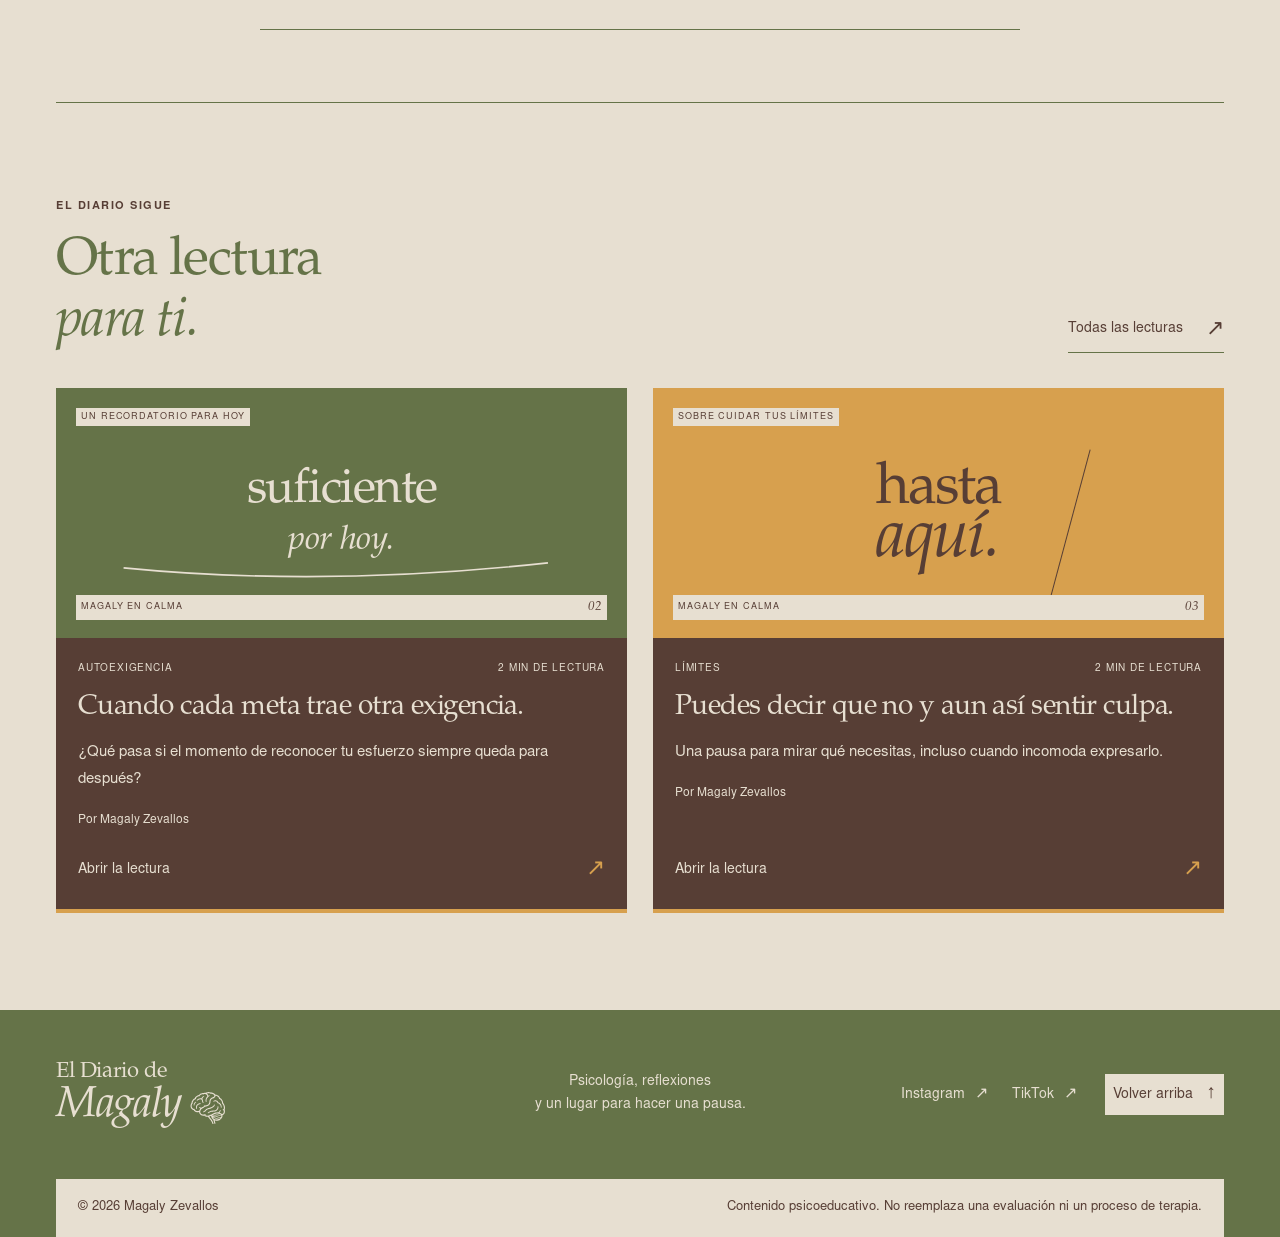
<file: lecturas/ya-lo-decidiste/index.html>
<!doctype html>
<html lang="es"><head><meta charset="utf-8">
  <meta name="viewport" content="width=device-width, initial-scale=1">
  <meta name="theme-color" content="#657348">
  <meta name="author" content="Magaly Zevallos">
  <meta name="description" content="Una pregunta para reconocer cuándo seguir pensando deja de ayudarte a elegir.">
  <meta property="og:title" content="Ya lo decidiste. ¿Por qué sigues dándole vueltas? · El Diario de Magaly">
  <meta property="og:description" content="Una pregunta para reconocer cuándo seguir pensando deja de ayudarte a elegir.">
  <meta property="og:type" content="article">
  <meta property="og:locale" content="es_PE">
  <meta property="og:url" content="https://magalyzevallosi-bit.github.io/el-diario-de-magaly/lecturas/ya-lo-decidiste/">
  <meta property="og:image" content="https://magalyzevallosi-bit.github.io/el-diario-de-magaly/assets/magaly-zevallos-portada.jpg">
  <meta property="article:published_time" content="2026-10-19">
  <link rel="canonical" href="https://magalyzevallosi-bit.github.io/el-diario-de-magaly/lecturas/ya-lo-decidiste/">
  <link rel="icon" href="../../assets/favicon.svg" type="image/svg+xml">
  <link rel="preload" href="../../assets/editorial-regular.woff" as="font" type="font/woff" crossorigin>
  <link rel="stylesheet" href="../../styles.css">
  <script src="../../app.js" defer></script>
  <script type="application/ld+json">{"@context":"https://schema.org","@type":"Article","headline":"Ya lo decidiste. ¿Por qué sigues dándole vueltas?","description":"Una pregunta para reconocer cuándo seguir pensando deja de ayudarte a elegir.","author":{"@type":"Person","name":"Magaly Zevallos","jobTitle":"Psicóloga clínica","url":"https://magalyzevallosi-bit.github.io/el-diario-de-magaly/#sobre-mi","sameAs":["https://www.instagram.com/magalyencalma/","https://www.tiktok.com/@magalyencalma"]},"datePublished":"2026-10-19","mainEntityOfPage":"https://magalyzevallosi-bit.github.io/el-diario-de-magaly/lecturas/ya-lo-decidiste/","image":"https://magalyzevallosi-bit.github.io/el-diario-de-magaly/assets/magaly-zevallos-portada.jpg","inLanguage":"es-PE"}</script>
  <title>Ya lo decidiste. ¿Por qué sigues dándole vueltas? · El Diario de Magaly</title></head>
<body class="entry-page"><a class="skip" href="#contenido">Ir a la lectura</a>
<header class="site-header-shell"><div class="site-header wrap">
    <a class="notebook-brand" href="../../#inicio" aria-label="El Diario de Magaly, inicio"><span class="notebook-wordmark"><span class="notebook-kicker">El Diario de</span><span class="notebook-name">Magaly</span></span><i class="brand-brain" aria-hidden="true"><svg class="brain-icon brain-contorno" viewBox="0 0 462 429" aria-hidden="true" focusable="false"><use href="../../assets/brain-contorno.svg#brain-contorno"></use></svg></i></a>
    <button class="menu-toggle" type="button" aria-expanded="false" aria-controls="navigation">Menú <span aria-hidden="true">☰</span></button>
    <nav id="navigation" aria-label="Navegación principal">
      <a href="../../#sobre-mi">Sobre mí</a>
      <a href="../../#reflexiones">Reflexiones</a>
      <a href="../../#recursos">Recursos</a>
      <a class="nav-social" href="https://www.instagram.com/magalyencalma/" target="_blank" rel="noopener noreferrer">Sigamos conversando <span aria-hidden="true">↗</span></a>
    </nav>
  </div></header>

<main id="contenido">
  <div class="entry-shell">
    <nav class="breadcrumbs" aria-label="Ruta de navegación"><a href="../../#reflexiones">El diario</a><span aria-hidden="true">/</span><span>ANSIEDAD</span></nav>
    <article aria-labelledby="entry-title">
      <header class="entry-header"><p class="eyebrow">LO QUE NOS PASA / ANSIEDAD</p><h1 id="entry-title">Ya lo decidiste. ¿Por qué sigues dándole vueltas?</h1>
        <div class="entry-author"><img src="../../assets/magaly-zevallos-portada.jpg" alt="" width="64" height="64"><p><a href="../../#sobre-mi">Magaly Zevallos</a><span>Psicóloga clínica · @magalyencalma</span></p></div>
        <p class="entry-meta"><time datetime="2026-10-19">19 de octubre de 2026</time><span aria-hidden="true">·</span><span>2 min de lectura</span></p>
      </header>
      <div class="entry-body"><p>Puedes estar segura de la decisión que tomaste y aun así preguntarte cómo habría sido elegir distinto. A veces ambas cosas caben en el mismo día.</p><p>La duda puede aparecer después de una elección importante. Su presencia, por sí sola, no te dice si necesitas cambiar de rumbo.</p><p>Quizá vale la pena detenerte en algo más concreto: ¿apareció información nueva que necesitas considerar o estás repasando lo mismo con la esperanza de sentir una certeza completa?</p><h2>Una pausa antes de volver a revisar</h2><p>Prueba separar lo que sabes de lo que estás imaginando. Puedes escribir dos frases: «La información que tengo es…» y «Lo que todavía no puedo saber es…». No necesitas llenar ese segundo espacio con una respuesta inmediata.</p><p>Después, pregúntate si hay una acción pendiente: hacer una consulta específica, revisar un dato o comunicar tu decisión. Si la hay, dale un lugar concreto. Si no, quizá puedas volver a lo que estabas haciendo mientras la pregunta sigue ahí.</p><p>Continuar con una decisión no exige sentirte completamente tranquila. También puedes darte permiso para revisar tu elección más adelante, si las circunstancias cambian.</p><div class="article-prompt"><span>PARA QUEDARTE PENSANDO</span>¿Qué necesitas resolver y qué estás intentando sentir con total seguridad?</div></div>
      <footer class="entry-signature"><p>Una entrada de <strong>Magaly Zevallos</strong><span>El Diario de Magaly · @magalyencalma</span></p><a class="underlined-link" href="https://www.instagram.com/magalyencalma/" target="_blank" rel="noopener noreferrer">Sigamos conversando <span aria-hidden="true">↗</span></a></footer>
    </article>
  </div>
  <section class="related-readings section wrap" aria-labelledby="related-title"><div class="section-top"><div><p class="eyebrow">EL DIARIO SIGUE</p><h2 id="related-title">Otra lectura<br><em>para ti.</em></h2></div><a class="underlined-link" href="../../#reflexiones">Todas las lecturas <span aria-hidden="true">↗</span></a></div><div class="reading-grid related-grid"><a class="reading-card related-card" href="../../lecturas/cuando-cada-meta-trae-otra-exigencia/">
    <div class="reading-art art-enough" aria-hidden="true"><span class="art-label">UN RECORDATORIO PARA HOY</span><span class="enough-word">suficiente<span>por hoy.</span></span><svg viewbox="0 0 280 25"><path d="M10 12 Q131 24 267 9"></path></svg><span class="art-bottom">MAGALY EN CALMA <i>02</i></span></div>
    <div class="reading-copy"><div class="card-meta"><span>AUTOEXIGENCIA</span><span>2 MIN DE LECTURA</span></div>
    <h3>Cuando cada meta trae otra exigencia.</h3><p>¿Qué pasa si el momento de reconocer tu esfuerzo siempre queda para después?</p>
    <p class="card-byline">Por Magaly Zevallos</p>
    <span class="read-link">Abrir la lectura <span aria-hidden="true">↗</span></span></div></a>
<a class="reading-card related-card" href="../../lecturas/decir-que-no-y-sentir-culpa/">
    <div class="reading-art art-boundaries" aria-hidden="true"><span class="art-label">SOBRE CUIDAR TUS LÍMITES</span><span class="boundaries-word">hasta<br><em>aquí.</em></span><span class="boundary-line"></span><span class="art-bottom">MAGALY EN CALMA <i>03</i></span></div>
    <div class="reading-copy"><div class="card-meta"><span>LÍMITES</span><span>2 MIN DE LECTURA</span></div>
    <h3>Puedes decir que no y aun así sentir culpa.</h3><p>Una pausa para mirar qué necesitas, incluso cuando incomoda expresarlo.</p>
    <p class="card-byline">Por Magaly Zevallos</p>
    <span class="read-link">Abrir la lectura <span aria-hidden="true">↗</span></span></div></a></div></section>
</main>
<footer class="site-footer"><div class="wrap footer-top"><a class="notebook-brand" href="../../#inicio" aria-label="El Diario de Magaly, inicio"><span class="notebook-wordmark"><span class="notebook-kicker">El Diario de</span><span class="notebook-name">Magaly</span></span><i class="brand-brain" aria-hidden="true"><svg class="brain-icon brain-contorno" viewBox="0 0 462 429" aria-hidden="true" focusable="false"><use href="../../assets/brain-contorno.svg#brain-contorno"></use></svg></i></a><p>Psicología, reflexiones<br>y un lugar para hacer una pausa.</p><div class="footer-actions"><nav class="footer-social-links" aria-label="Redes sociales de Magaly en calma"><a class="footer-social-link" href="https://www.instagram.com/magalyencalma/" target="_blank" rel="noopener noreferrer">Instagram <span aria-hidden="true">↗</span></a><a class="footer-social-link" href="https://www.tiktok.com/@magalyencalma" target="_blank" rel="noopener noreferrer">TikTok <span aria-hidden="true">↗</span></a></nav><a class="back-top" href="#contenido">Volver arriba <span aria-hidden="true">↑</span></a></div></div><div class="wrap footer-bottom"><p>© <span id="year">2026</span> Magaly Zevallos</p><p>Contenido psicoeducativo. No reemplaza una evaluación ni un proceso de terapia.</p></div></footer>

</body></html>
</file>
<file: styles.css>
/* Local URW typefaces and licenses: assets/font-source/. */
@font-face{font-family:Editorial;src:url('assets/editorial-regular.woff') format('woff');font-weight:400;font-style:normal;font-display:swap}
@font-face{font-family:Editorial;src:url('assets/editorial-italic.woff') format('woff');font-weight:400;font-style:italic;font-display:swap}
@font-face{font-family:CalmaSans;src:url('assets/sans-regular.woff') format('woff');font-weight:400;font-display:swap}
@font-face{font-family:CalmaSans;src:url('assets/sans-bold.woff') format('woff');font-weight:600 800;font-display:swap}
:root{--cacao:#573E35;--arena:#E7DFD1;--terracotta:#B4472F;--olive:#657348;--miel:#D7A04E;--serif:Editorial,'Palatino Linotype',Georgia,serif;--sans:CalmaSans,Arial,sans-serif}
*{box-sizing:border-box}html{scroll-behavior:smooth;scroll-padding-top:28px}
body{margin:0;background:var(--arena);color:var(--cacao);font:16px/1.75 var(--sans);-webkit-font-smoothing:antialiased}
a{color:inherit;text-decoration:none}button{font:inherit;color:inherit;cursor:pointer;border-radius:0}button,a{-webkit-tap-highlight-color:transparent}
a:focus-visible,button:focus-visible{outline:2px solid var(--olive);outline-offset:5px}
img{display:block;max-width:100%}h1,h2,h3,p,figure{margin:0}h1,h2,h3{font-family:var(--serif);font-weight:400;line-height:1.1}
h2{font-size:clamp(40px,4.2vw,60px);letter-spacing:-.03em}h1 em,h2 em{font-weight:400}strong{font-weight:700}
.wrap{width:min(1240px,calc(100% - 112px));margin-inline:auto}.section{padding-block:96px}
.eyebrow{font-size:11px;font-weight:700;letter-spacing:1.5px;line-height:1.5}
.skip{position:fixed;top:-100px;left:20px;z-index:20;padding:10px 15px;background:var(--cacao);color:var(--arena)}.skip:focus{top:10px}
.sr-only{position:absolute;width:1px;height:1px;padding:0;margin:-1px;overflow:hidden;clip:rect(0,0,0,0);white-space:nowrap;border:0}
.inline-link{text-decoration:underline;text-underline-offset:3px}

/* One wordmark and navigation system for the home and article pages. */
.site-header-shell{background:var(--olive);color:var(--arena);border-bottom:1px solid var(--arena)}
.site-header{height:108px;display:flex;align-items:center;justify-content:space-between;gap:30px}
.notebook-brand{display:inline-flex;align-items:flex-end;gap:9px;flex-shrink:0;padding-block:3px}
.notebook-wordmark{display:flex;flex-direction:column;align-items:flex-start}
.notebook-kicker{font-family:var(--serif);font-size:22px;line-height:1.05;letter-spacing:-.4px}
.notebook-name{font-family:var(--serif);font-style:italic;font-size:43px;line-height:1.03;letter-spacing:-1.1px}
.brand-brain{display:flex;align-items:center;font-size:31px;font-style:normal;margin-bottom:3px}
.brain-icon{display:inline-block;width:1.15em;height:1.1em;min-width:20px;min-height:20px;vertical-align:middle;flex-shrink:0;fill:currentColor}
.brand-brain .brain-icon{transform-origin:center;animation:brain-turn 4.5s ease-in-out 1}
@keyframes brain-turn{from{transform:rotate(0)}to{transform:rotate(360deg)}}
.site-header nav{display:flex;align-items:center;gap:28px;font-size:14px;font-weight:400;line-height:1.4}
.site-header nav>a{padding-block:10px;border-bottom:1px solid transparent}.site-header nav>a:hover{border-bottom-color:var(--arena)}
.site-header nav .nav-social{display:flex;align-items:center;gap:18px;padding:12px 16px;background:var(--arena);color:var(--cacao);font-size:14px;font-weight:400;border:1px solid var(--arena)}
.nav-social span{font-size:21px}.menu-toggle{display:none}.site-header-shell a:focus-visible{outline-color:var(--arena)}

/* Olive hero with a paper reading panel and the approved photograph/note. */
.hero-section{background:var(--olive);color:var(--arena)}
.hero{display:grid;grid-template-columns:1.08fr 1fr;gap:74px;align-items:center;padding-block:58px}
.hero h1{font-size:clamp(64px,7.5vw,106px);line-height:1;letter-spacing:-.045em}
.hero h1 em{color:var(--cacao);background:var(--miel);padding:0 .07em;box-decoration-break:clone;-webkit-box-decoration-break:clone}
.hero-intro{max-width:440px;margin-top:27px;padding:16px 20px;background:var(--arena);color:var(--cacao);font-size:16px;line-height:1.8}
.hero-intro .author-note{font-size:13px;font-weight:700;line-height:1.6;margin-bottom:9px}.author-note a{text-decoration:underline;text-underline-offset:3px}
.button{display:inline-flex;align-items:center;justify-content:space-between;gap:26px;min-height:53px;padding:16px 22px;border:1px solid var(--cacao);font-size:14px;line-height:1.4;transition:transform .18s}
.button:hover{transform:translateY(-2px)}.button>span{font-size:23px;line-height:1}.button-dark{background:var(--cacao);color:var(--arena)}
.button-dark:hover{background:var(--arena);color:var(--cacao)}.hero .button{min-width:0;border-color:var(--arena)}
.hero-actions{display:flex;align-items:center;gap:16px;margin-top:26px}.hero-action-brain{display:inline-flex;flex-shrink:0;color:var(--miel);font-size:30px}
.hero-visual{position:relative;padding-bottom:2px}.photo-frame{position:relative}
.photo-frame::before{content:'';position:absolute;inset:-9px 9px 9px -9px;border:1px solid var(--miel)}
.hero-photo{position:relative;width:100%;height:537px;object-fit:cover;object-position:50% 74%;background:var(--arena)}
.photo-note{position:absolute;right:-25px;bottom:30px;width:252px;padding:20px 21px;background:var(--arena);color:var(--cacao);border:1px solid var(--cacao);transform:rotate(6deg);font:19px/1.35 var(--serif)}
.photo-note>span,.photo-note>em{display:block}.photo-note>em{font-size:21px}
.hero a:focus-visible{outline-color:var(--arena)}.hero-intro a:focus-visible{outline-color:var(--olive)}

/* A compact news ticker; equal repeated groups keep the loop seamless. */
.topic-strip{overflow:hidden;background:var(--terracotta);color:var(--arena)}
.topic-window{width:100%;overflow:hidden}
.topic-track{display:flex;width:max-content;animation:topics-scroll 36s linear infinite}
.topic-group{display:flex;flex:0 0 auto;align-items:center;justify-content:space-around;min-width:100vw;gap:32px;padding:15px 16px;white-space:nowrap}
.topic-group>span{font:italic 700 19px/1.3 var(--serif)}.topic-group>i{display:inline-flex;align-items:center;font-style:normal;font-size:18px}
.topic-group .brain-icon{width:20px;height:20px}
@keyframes topics-scroll{from{transform:translateX(0)}to{transform:translateX(-50%)}}

/* Editorial index, category filters and paper covers on cacao reading panels. */
.section-top{display:flex;justify-content:space-between;align-items:flex-end;gap:40px}.section-top .eyebrow{margin-bottom:18px}.section-top h2{color:var(--olive)}
.section-description{max-width:300px;font-size:15px;line-height:1.85}.diary-author{font-size:13px;line-height:1.6;margin-top:20px}
.filters{display:flex;flex-wrap:wrap;gap:10px;margin:26px 0 32px}.filters button{border:1px solid var(--cacao);background:var(--arena);padding:9px 15px;font-size:13px;line-height:1.4;border-radius:30px}
.filters button.active,.filters button:hover{background:var(--cacao);color:var(--arena)}
.reading-grid{display:grid;grid-template-columns:repeat(3,minmax(0,1fr));gap:26px}
.reading-card{display:flex;flex-direction:column;min-width:0;background:var(--cacao);color:var(--arena);border-bottom:4px solid var(--miel);transition:transform .18s}
.reading-card[hidden]{display:none}.reading-card:hover{transform:translateY(-4px)}
.reading-art{height:250px;position:relative;overflow:hidden;display:flex;align-items:center;justify-content:center;flex-shrink:0}
.art-doubt{background:var(--terracotta);color:var(--arena)}.art-enough{background:var(--olive);color:var(--arena)}.art-boundaries{background:var(--miel);color:var(--cacao)}
.art-label{position:absolute;top:20px;left:20px;z-index:2;font-size:9px;letter-spacing:.9px;line-height:1.4}
.art-bottom{position:absolute;bottom:18px;left:20px;right:20px;display:flex;align-items:center;justify-content:space-between;font-size:9px;letter-spacing:.9px;line-height:1.4}
.art-label,.art-bottom{background:var(--arena);color:var(--cacao);padding:3px 5px}.art-bottom i{font-family:var(--serif);font-size:13px;letter-spacing:0}
.doubt-word{position:relative;z-index:1;font:italic 70px/1 var(--serif);letter-spacing:-2px}.doubt-word>span{letter-spacing:-6px;margin-left:3px}
.art-doubt svg{position:absolute;left:9%;top:30%;width:83%;fill:none;stroke:var(--arena);stroke-width:1;transform:rotate(-10deg)}
.enough-word{font:48px/1 var(--serif);letter-spacing:-1.5px;text-align:center}.enough-word span{display:block;font-size:34px;font-style:italic;letter-spacing:-.6px;margin-top:9px}
.art-enough svg{position:absolute;left:9%;top:64%;width:81%;fill:none;stroke:var(--arena);stroke-width:1}
.boundaries-word{font:58px/.8 var(--serif);letter-spacing:-2px;margin-top:9px;z-index:1}.boundaries-word em{font-size:67px}
.boundary-line{position:absolute;width:1px;top:59px;bottom:39px;background:var(--cacao);left:73%;transform:rotate(15deg)}
.reading-copy{display:flex;flex:1;flex-direction:column;padding:24px 22px 22px}
.card-meta{display:flex;justify-content:space-between;flex-wrap:wrap;gap:7px 12px;font-size:10px;letter-spacing:.8px;line-height:1.5}
.reading-copy h3{font-size:28px;line-height:1.2;letter-spacing:-.02em;margin-top:15px}.reading-copy>p{font-size:15px;line-height:1.8;margin-top:14px}
.reading-copy .card-byline{font-size:12px;line-height:1.6;margin-top:18px}
.read-link{display:flex;justify-content:space-between;align-items:center;gap:16px;font-size:14px;line-height:1.4;margin-top:auto;padding-top:24px}.read-link>span{font-size:23px;color:var(--miel)}
.reading-card:hover .read-link{text-decoration:underline;text-underline-offset:4px}

/* Reflective pause: large text on olive, supporting copy on arena. */
.pause-section{background:var(--olive);color:var(--arena)}.pause-layout{display:grid;grid-template-columns:.9fr 1.3fr;gap:110px;padding-block:72px}
.pause-intro .eyebrow{display:inline-block;background:var(--arena);color:var(--cacao);padding:6px 10px;margin-bottom:20px}
.pause-intro h2{font-size:43px;letter-spacing:-1px}.pause-intro>p:last-child{display:inline-block;margin-top:20px;padding:6px 10px;background:var(--arena);color:var(--cacao);font-size:14px;line-height:1.6}
.question-area{position:relative;display:flex;flex-direction:column;justify-content:center;min-height:240px;padding-top:17px}
.question-mark{position:absolute;top:-20px;left:-9px;font:92px/1 var(--serif);color:var(--miel)}
.pause-question{font:31px/1.4 var(--serif);max-width:510px;min-height:130px}
.text-button{display:flex;align-items:center;gap:24px;align-self:flex-start;margin-top:21px;padding:11px 15px;background:var(--arena);color:var(--cacao);border:1px solid var(--arena);font-size:14px;line-height:1.4;text-align:left}
.text-button:hover{background:var(--cacao);color:var(--arena)}.text-button span{font-size:20px}
.question-count{position:absolute;right:0;bottom:7px;padding:2px 7px;background:var(--arena);color:var(--cacao);font-size:12px;line-height:1.5}
.pause-section button:focus-visible{outline-color:var(--arena)}

/* Author, centered ex libris, resource and Mente en Calma. */
.about{display:grid;grid-template-columns:1fr 1fr;gap:96px;align-items:center}.about-portrait{position:relative;display:grid;place-items:center;min-height:540px;padding:35px;background:var(--terracotta)}
.exlibris{display:grid;place-items:center;height:310px;width:216px;margin-inline:auto;border:1px solid var(--cacao);border-radius:50%;outline:1px solid var(--cacao);outline-offset:-9px;background:var(--arena);color:var(--cacao);text-align:center}
.seal-content{display:flex;flex-direction:column;align-items:center;justify-content:center;transform:translateY(6px)}
.seal-top{font-size:10px;letter-spacing:2px;line-height:1.4;margin-bottom:12px}.seal-m{font:italic 110px/.86 var(--serif)}.seal-name{font:italic 28px/1 var(--serif);margin-top:2px}
.seal-star{display:inline-flex;align-items:center;justify-content:center;margin-top:18px;padding:6px;border-radius:50%;background:var(--miel);font-size:25px;line-height:1}
.about-portrait>p{position:absolute;bottom:27px;left:20px;right:20px;padding:7px 8px;background:var(--arena);color:var(--cacao);font:italic 17px/1.6 var(--serif);text-align:center}
.about-copy .eyebrow{margin-bottom:22px}.about-copy h2{font-size:65px;color:var(--olive);margin-bottom:27px}.about-copy>p:not(.eyebrow){font-size:16px;line-height:1.85;margin-top:16px}
.about-social-links{display:flex;align-items:center;flex-wrap:wrap;gap:28px}
.underlined-link{display:inline-flex;align-items:center;gap:23px;min-height:38px;margin-top:24px;padding-bottom:6px;border-bottom:1px solid var(--olive);font-size:14px;line-height:1.4}.underlined-link>span{font-size:22px}
.resources-section{background:var(--olive)}.resource-layout{display:grid;grid-template-columns:1fr 1fr;gap:88px;align-items:center;padding-block:75px}
.resource-visual{position:relative;display:flex;align-items:center;justify-content:center;flex-direction:column;min-height:380px}
.pdf-book{position:relative;width:238px;transform:rotate(-6deg)}.pdf-book::before{content:'';position:absolute;top:3px;left:100%;height:calc(100% - 4px);width:7px;transform:skewY(-30deg);transform-origin:left top;background:var(--arena);border-right:1px solid var(--cacao)}.pdf-book img{width:100%;height:auto}
.resource-caption{max-width:280px;background:var(--arena);color:var(--cacao);padding:6px 12px;margin-top:32px;font-size:12px;letter-spacing:.8px;line-height:1.5;text-align:center}
.resource-copy{padding:40px;background:var(--arena);color:var(--cacao)}.resource-copy>.eyebrow{margin-bottom:20px}.resource-tag{display:block;font-size:12px;letter-spacing:.8px;line-height:1.5;margin-bottom:16px}
.resource-copy h2{font-size:clamp(40px,4.5vw,59px);color:var(--olive)}.resource-copy>p:not(.eyebrow){font-size:16px;line-height:1.85;max-width:360px;margin-top:22px}
.resource-copy .button{width:100%;max-width:330px;margin-top:24px;gap:16px}.button svg{width:20px;height:20px;flex-shrink:0;stroke:currentColor;fill:none;stroke-width:1.4}
.resource-copy p.download-note{font-size:13px;line-height:1.6;margin-top:13px}
.therapy{display:grid;grid-template-columns:minmax(0,1fr) 320px;align-items:center;gap:48px;padding-block:75px}.therapy .eyebrow{margin-bottom:15px}.therapy h2{font-size:40px;color:var(--olive)}.therapy p:last-child{font-size:16px;line-height:1.85;margin-top:16px}
.therapy-identity{display:flex;flex-direction:column;align-items:center;gap:14px;min-width:0}.therapy-logo{display:block;width:320px;max-width:100%;aspect-ratio:2048/935;background:var(--olive);-webkit-mask-image:url('assets/mente-en-calma-logo-original.png');mask-image:url('assets/mente-en-calma-logo-original.png');-webkit-mask-size:100% 100%;mask-size:100% 100%;-webkit-mask-repeat:no-repeat;mask-repeat:no-repeat;mask-mode:alpha;clip-path:polygon(0 0,100% 0,100% 70%,38% 70%,38% 100%,0 100%)}
.button-outline{border-color:var(--olive)}.therapy .button{font-size:19px;font-weight:700;white-space:normal;text-align:left;gap:16px;padding-inline:18px;max-width:100%}.therapy .button:hover,.therapy .button:focus-visible{background:var(--olive);color:var(--arena)}

/* Olive footer, with the same close-set wordmark and readable secondary copy. */
.site-footer{background:var(--olive);color:var(--arena);border-top:1px solid var(--arena)}.footer-top{display:grid;grid-template-columns:minmax(0,1fr) auto minmax(0,1fr);align-items:center;gap:28px;padding-block:48px}
.site-footer .brand-brain .brain-icon{animation:none}.footer-top>p{width:260px;max-width:100%;justify-self:center;text-align:center;font-size:14px;line-height:1.65}
.footer-actions{display:flex;align-items:center;justify-self:end;gap:28px}
.footer-social-links{display:flex;align-items:center;gap:24px;white-space:nowrap}.footer-social-link{font-size:14px;font-weight:400;line-height:1.5}.footer-social-link span{font-size:16px;margin-left:6px}
.back-top{justify-self:end;white-space:nowrap;padding:6px 8px;background:var(--arena);color:var(--cacao);font-size:14px;line-height:1.5}.back-top span{font-size:19px;margin-left:10px}
.footer-bottom{display:flex;justify-content:space-between;gap:24px;padding:18px 22px;background:var(--arena);color:var(--cacao);font-size:13px;line-height:1.7}.site-footer a:focus-visible{outline-color:var(--arena)}
.noscript-message{padding:20px;text-align:center;background:var(--arena);color:var(--cacao);font-size:14px}
::selection{background:var(--cacao);color:var(--arena)}

/* Complete, independently addressable article pages. */
.entry-shell{width:min(760px,calc(100% - 48px));margin:44px auto 72px}.breadcrumbs{display:flex;flex-wrap:wrap;align-items:center;gap:10px;font-size:13px;line-height:1.5}.breadcrumbs a{text-decoration:underline;text-underline-offset:3px}
.entry-header{margin-top:34px;padding-bottom:28px;border-bottom:1px solid var(--olive)}.entry-header>.eyebrow{margin-bottom:17px}
.entry-header h1{font-size:clamp(42px,6vw,72px);letter-spacing:-.035em;line-height:1.08;color:var(--cacao)}
.entry-author{display:flex;align-items:center;gap:15px;margin-top:29px}.entry-author img{width:48px;height:64px;object-fit:cover;border:1px solid var(--olive)}
.entry-author p{font-size:16px;font-weight:700;line-height:1.5}.entry-author p>span{display:block;font-size:13px;font-weight:400;margin-top:3px}.entry-author a{text-decoration:underline;text-underline-offset:3px}
.entry-meta{display:flex;flex-wrap:wrap;gap:10px;margin-top:17px;font-size:13px;line-height:1.5}
.entry-body{padding-top:8px;font-size:18px;line-height:1.9}.entry-body>p{margin-top:25px}.entry-body>p:first-child{font-size:19px;line-height:1.85}
.entry-body h2{font-size:33px;line-height:1.2;letter-spacing:-.02em;margin-top:40px}
.article-prompt{margin-top:33px;padding:24px;border-left:4px solid var(--miel);background:var(--cacao);color:var(--arena);font:26px/1.45 var(--serif)}
.article-prompt>span{display:block;font-family:var(--sans);font-size:12px;font-weight:700;letter-spacing:1.2px;line-height:1.5;margin-bottom:12px}
.entry-signature{display:flex;align-items:center;justify-content:space-between;flex-wrap:wrap;gap:18px;margin-top:40px;padding-block:24px;border-block:1px solid var(--olive);font-size:14px;line-height:1.6}
.entry-signature p>span{display:block;font-size:13px;margin-top:4px}.entry-signature .underlined-link{margin-top:0}
.related-readings{border-top:1px solid var(--olive)}.related-grid{grid-template-columns:repeat(2,minmax(0,1fr));margin-top:35px}

@media(min-width:1500px){.hero{gap:95px}.hero-photo{height:590px}}
@media(max-width:1100px){
 .wrap{width:calc(100% - 72px)}.hero{gap:40px}.hero h1{font-size:80px}.hero-photo{height:490px}
 .site-header nav{gap:22px}.site-header nav .nav-social{display:none}.notebook-kicker{font-size:20px}.notebook-name{font-size:39px}.brand-brain{font-size:28px}
 .reading-grid{gap:22px}.reading-art{height:220px}.reading-copy h3{font-size:26px}.doubt-word{font-size:62px}.enough-word{font-size:41px}
 .pause-layout{gap:70px}.about,.resource-layout{gap:65px}.about-copy h2{font-size:59px}.footer-top{grid-template-columns:1fr 1fr;gap:28px}.footer-top>p{grid-column:1/-1;grid-row:2}
}
@media(max-width:800px){
 .wrap{width:calc(100% - 48px)}.site-header{height:95px}.notebook-kicker{font-size:19px}.notebook-name{font-size:36px}.brand-brain{font-size:26px}
 .hero{gap:28px;padding-top:40px;padding-bottom:45px}.hero h1{font-size:65px}.hero-intro{font-size:15px;padding:15px}.hero-intro .author-note{font-size:12px}.hero .button{font-size:13px;padding:14px 15px;gap:12px}
 .hero-photo{height:440px}.photo-note{right:-16px;width:208px;padding:16px;bottom:24px;font-size:18px}.photo-note>em{font-size:19px}
 .section{padding-block:80px}.section-top{gap:28px}.section-description{max-width:230px;font-size:14px}.reading-grid{gap:18px}
 .reading-art{height:200px}.art-label{left:12px;top:16px}.art-bottom{left:12px;right:12px;bottom:14px}.art-label,.art-bottom{font-size:9px;letter-spacing:.3px}
 .doubt-word{font-size:51px}.enough-word{font-size:34px;letter-spacing:-1px}.enough-word span{font-size:27px}.boundaries-word{font-size:47px}.boundaries-word em{font-size:56px}
 .reading-copy{padding:20px 16px}.reading-copy h3{font-size:24px}.reading-copy>p{font-size:14px}.card-meta{font-size:10px;letter-spacing:.3px}
 .pause-layout{gap:40px;padding-block:60px}.pause-intro h2{font-size:36px}.pause-question{font-size:28px;min-height:150px}.question-mark{font-size:80px;top:-12px}
 .about{gap:42px}.about-portrait{min-height:510px;padding:20px}.about-copy h2{font-size:51px}.about-copy>p:not(.eyebrow){font-size:15px}
 .resource-layout{gap:40px;padding-block:55px}.resource-copy{padding:24px}.pdf-book{width:211px}.resource-copy>p:not(.eyebrow){font-size:15px}.resource-copy .button{font-size:13px;padding-inline:15px}
 .therapy{grid-template-columns:1fr;gap:27px;padding-block:60px}.therapy h2{font-size:36px}.therapy-identity{justify-self:start;align-items:flex-start}
 .footer-top{grid-template-columns:1fr}.footer-top>p{grid-column:auto;grid-row:auto}.footer-actions{justify-self:start;flex-wrap:wrap}.footer-bottom p:last-child{max-width:none;text-align:left}
}
@media(max-width:600px){
 html{scroll-padding-top:20px}.wrap{width:calc(100% - 40px)}.site-header{height:87px;position:relative;gap:20px}.notebook-brand{gap:8px}.notebook-kicker{font-size:18px}.notebook-name{font-size:34px}.brand-brain{font-size:25px}
 .menu-toggle{display:flex;align-items:center;gap:10px;padding:8px 11px;border:1px solid var(--arena);background:var(--arena);color:var(--cacao);font-size:14px;line-height:1.4}.menu-toggle>span{font-size:17px}
 .site-header nav{display:none;position:absolute;left:-20px;right:-20px;top:86px;padding:17px 20px 23px;z-index:10;background:var(--arena);color:var(--cacao);font-size:14px;font-weight:400;border-bottom:1px solid var(--olive)}
 .site-header nav.open{display:flex;flex-direction:column;align-items:stretch;gap:2px}.site-header nav>a{padding:11px}.site-header nav>a:hover{border-bottom-color:var(--olive)}.site-header nav .nav-social{display:flex;justify-content:space-between;border-color:var(--olive);margin-top:8px}.site-header nav a:focus-visible{outline-color:var(--olive)}
 .hero{display:flex;flex-direction:column;align-items:stretch;gap:40px;padding-top:38px;padding-bottom:28px}.hero h1{font-size:clamp(52px,16.4vw,82px);letter-spacing:-.045em}
 .hero-intro{font-size:16px;max-width:none;padding:17px}.hero-intro .author-note{font-size:13px}.hero .button{font-size:14px;padding:16px 20px;gap:16px}.hero-actions{gap:12px}.hero-action-brain{font-size:28px}
 .hero-visual{margin-left:9px;padding-bottom:48px}.hero-photo{height:auto;aspect-ratio:1.07;object-position:50% 74%}.photo-note{right:-5px;bottom:-8px;width:208px;padding:15px;font-size:17px}.photo-note>em{font-size:19px}
 .topic-group{gap:26px;padding:13px}.topic-group>span{font-size:19px}
 .section{padding-block:62px}.section-top{display:block}.section-top h2{font-size:40px}.section-description{max-width:330px;margin-top:20px;font-size:15px}.diary-author{font-size:13px;margin-top:18px}
 .filters{gap:8px;margin:24px 0 27px}.filters button{font-size:13px;padding:9px 12px}.reading-grid,.related-grid{grid-template-columns:1fr;gap:30px}
 .reading-art{height:245px}.art-label{left:20px;top:20px}.art-bottom{left:20px;right:20px;bottom:18px}.art-label,.art-bottom{letter-spacing:.5px}
 .doubt-word{font-size:78px}.enough-word{font-size:53px}.enough-word span{font-size:34px}.boundaries-word{font-size:65px}.boundaries-word em{font-size:75px}.art-doubt svg{top:28%;left:14%;width:72%}.art-enough svg{width:77%;left:11%}
 .reading-copy{padding:23px 22px}.reading-copy h3{font-size:30px}.reading-copy>p{font-size:16px}.reading-copy .card-byline{font-size:13px}.card-meta{font-size:10px;letter-spacing:.6px}.read-link{font-size:14px}
 .pause-layout{display:block;padding-block:48px}.pause-intro h2{font-size:40px}.pause-intro>p:last-child{font-size:14px}.question-area{margin-top:38px;padding-top:23px;min-height:235px}.pause-question{font-size:29px;min-height:130px}.question-mark{top:-17px;font-size:85px}.question-count{bottom:4px}.text-button{font-size:14px;margin-top:20px}
 .about{grid-template-columns:1fr;gap:35px}.about-portrait{min-height:480px;padding:26px}.exlibris{height:255px;width:185px}.seal-content{transform:translateY(5px)}.seal-top{font-size:10px;letter-spacing:1.3px;margin-bottom:10px}.seal-m{font-size:92px}.seal-name{font-size:25px}.seal-star{font-size:22px;margin-top:16px}.about-portrait>p{font-size:16px;bottom:22px}
 .about-copy h2{font-size:58px;margin-bottom:23px}.about-copy>p:not(.eyebrow){font-size:16px}.about-social-links{gap:26px}.underlined-link{font-size:14px}
 .resource-layout{grid-template-columns:minmax(0,1fr);gap:36px;padding-block:48px}.resource-visual{min-height:300px}.resource-caption{font-size:11px;margin-top:30px}.resource-copy{padding:27px 23px;min-width:0}.resource-copy h2{font-size:clamp(38px,12vw,48px)}.resource-copy>p:not(.eyebrow){font-size:16px}.resource-copy .button{font-size:14px}.resource-copy p.download-note{font-size:13px}
 .therapy{padding-block:50px;gap:24px}.therapy h2{font-size:35px}.therapy p:last-child{font-size:16px}.therapy p:last-child br{display:none}.therapy-identity{width:100%}.therapy-logo{width:min(320px,100%)}
 .footer-top{grid-template-columns:1fr;gap:26px;padding-block:36px}.footer-top>p{max-width:280px;font-size:14px}.footer-actions{justify-self:stretch;justify-content:center;gap:22px}.footer-social-links{justify-content:center;max-width:100%;width:auto}.back-top{justify-self:start}
 .footer-bottom{display:block;padding:18px 15px;font-size:12px}.footer-bottom p:last-child{margin-top:9px;font-size:12px;line-height:1.7}
 .entry-shell{width:calc(100% - 40px);margin-top:30px;margin-bottom:52px}.entry-header{margin-top:25px}.entry-header h1{font-size:43px}.entry-header>.eyebrow{font-size:11px;letter-spacing:1px}.entry-author{margin-top:24px}.entry-author p{font-size:16px}.entry-author p>span{font-size:13px}.entry-meta{font-size:13px}
 .entry-body{font-size:17px;line-height:1.85}.entry-body>p:first-child{font-size:18px}.entry-body h2{font-size:30px}.article-prompt{padding:21px 19px;font-size:24px}.entry-signature{display:block}.entry-signature .underlined-link{margin-top:16px}.related-readings .underlined-link{margin-top:23px}.related-grid{margin-top:28px}
}
@media(prefers-reduced-motion:reduce){html{scroll-behavior:auto}*,*::before,*::after{transition:none!important;animation:none!important}.reading-card:hover,.button:hover{transform:none}.topic-track{width:100%;transform:none}.topic-group{min-width:0;width:100%;flex-wrap:wrap;justify-content:center;gap:16px 24px;padding:16px 20px;white-space:normal}.topic-group[aria-hidden="true"]{display:none}}
</file>
